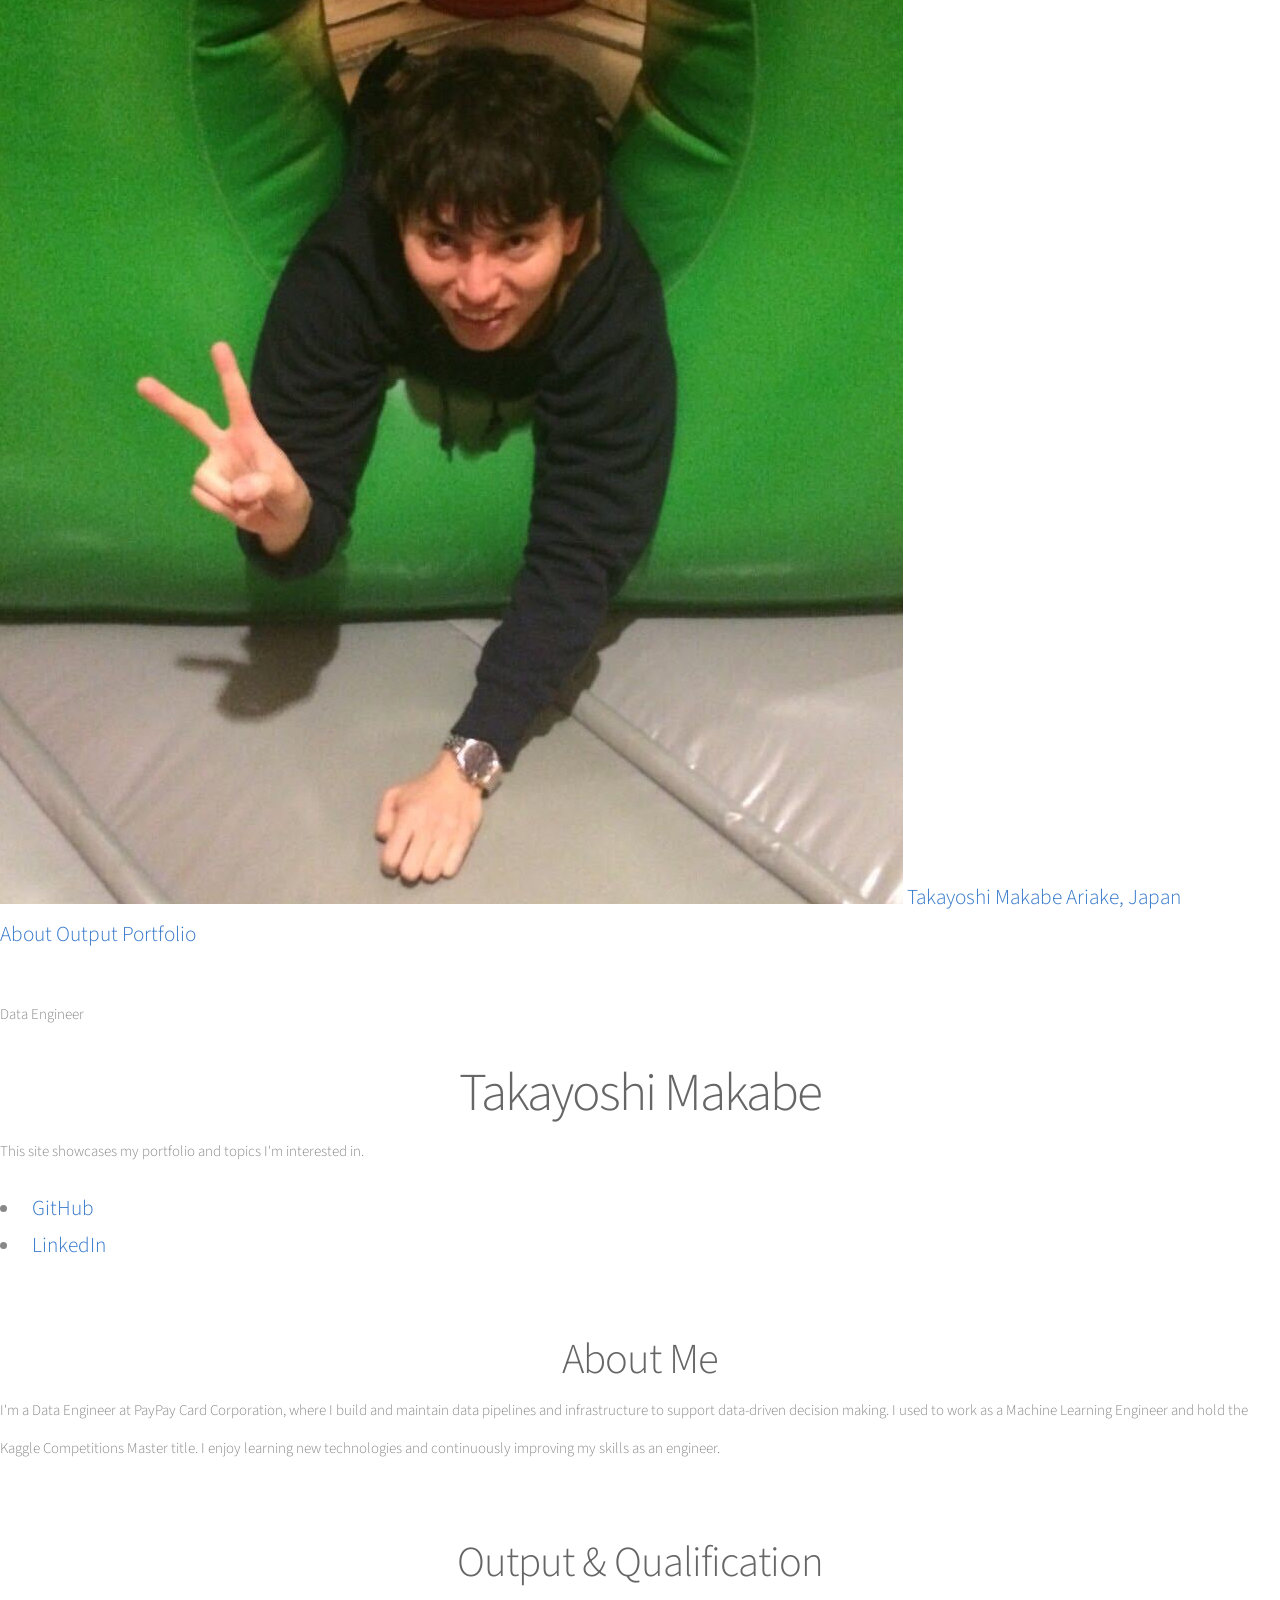
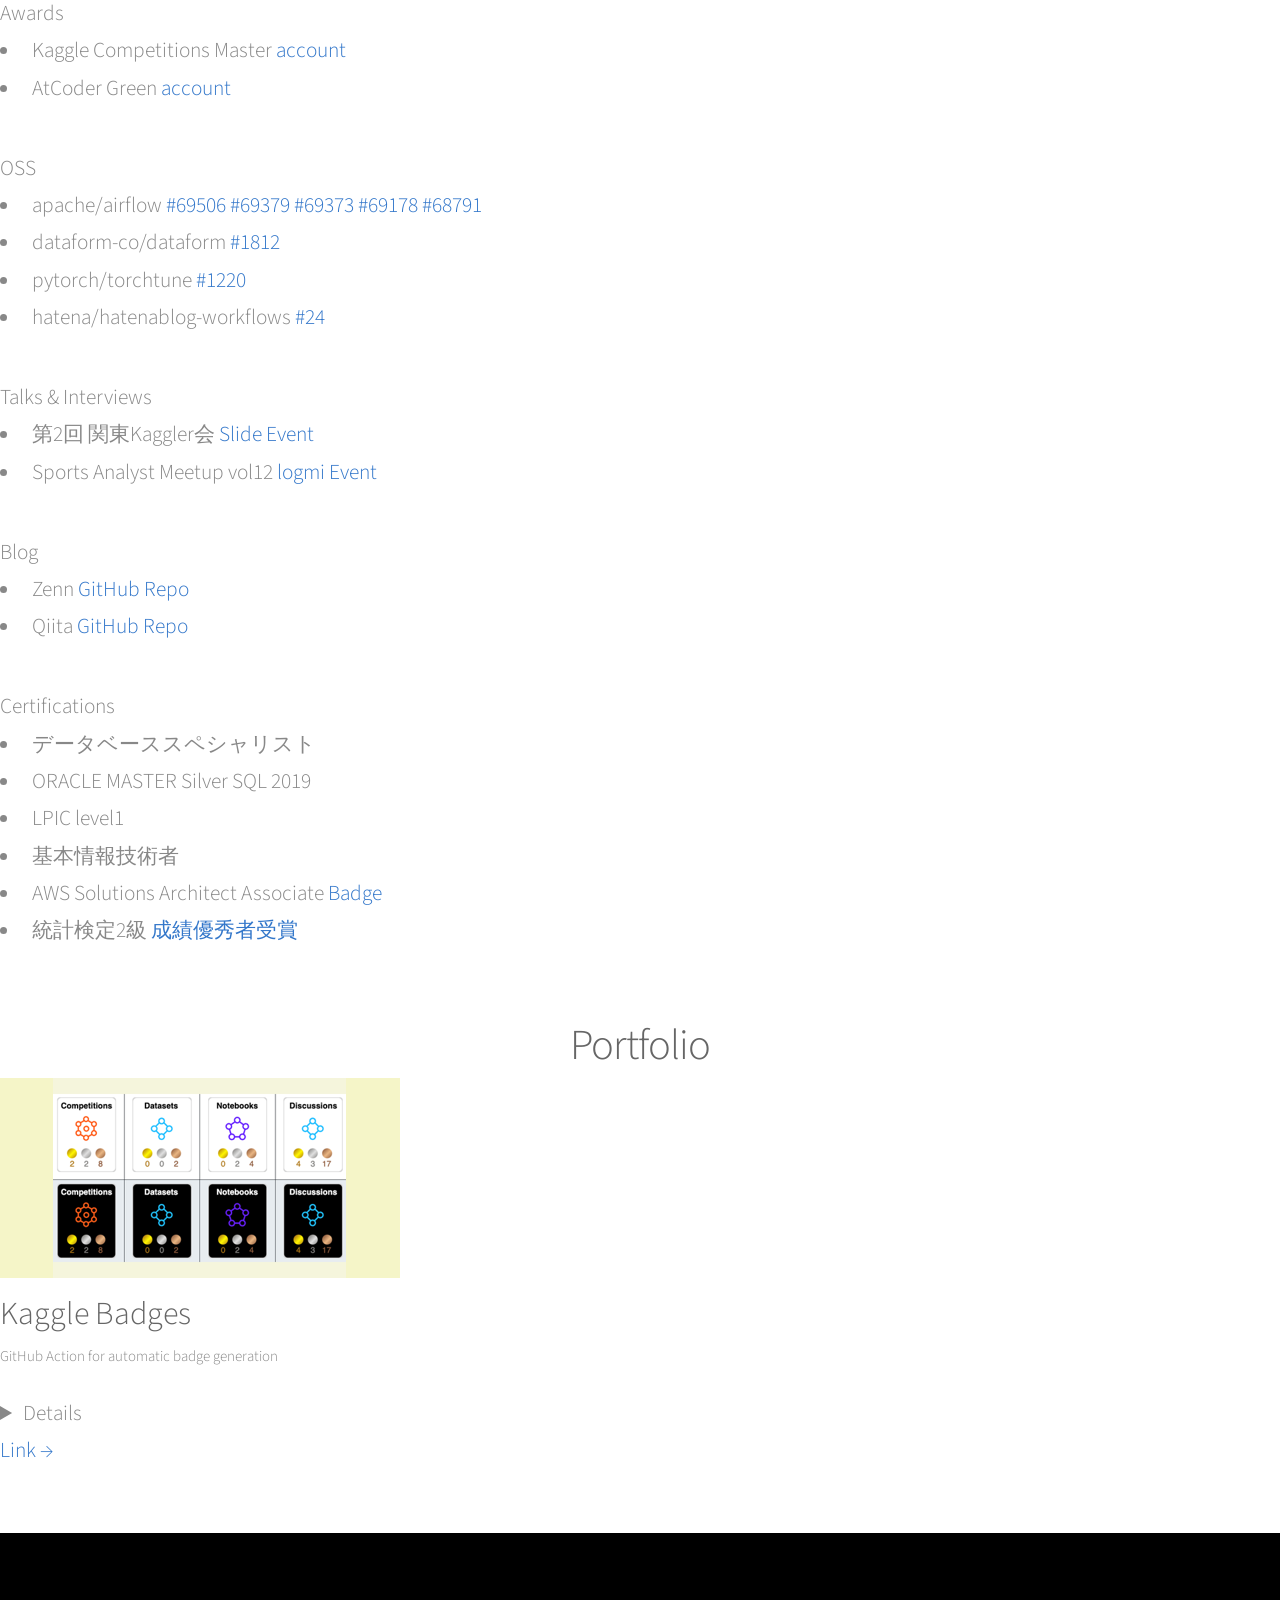
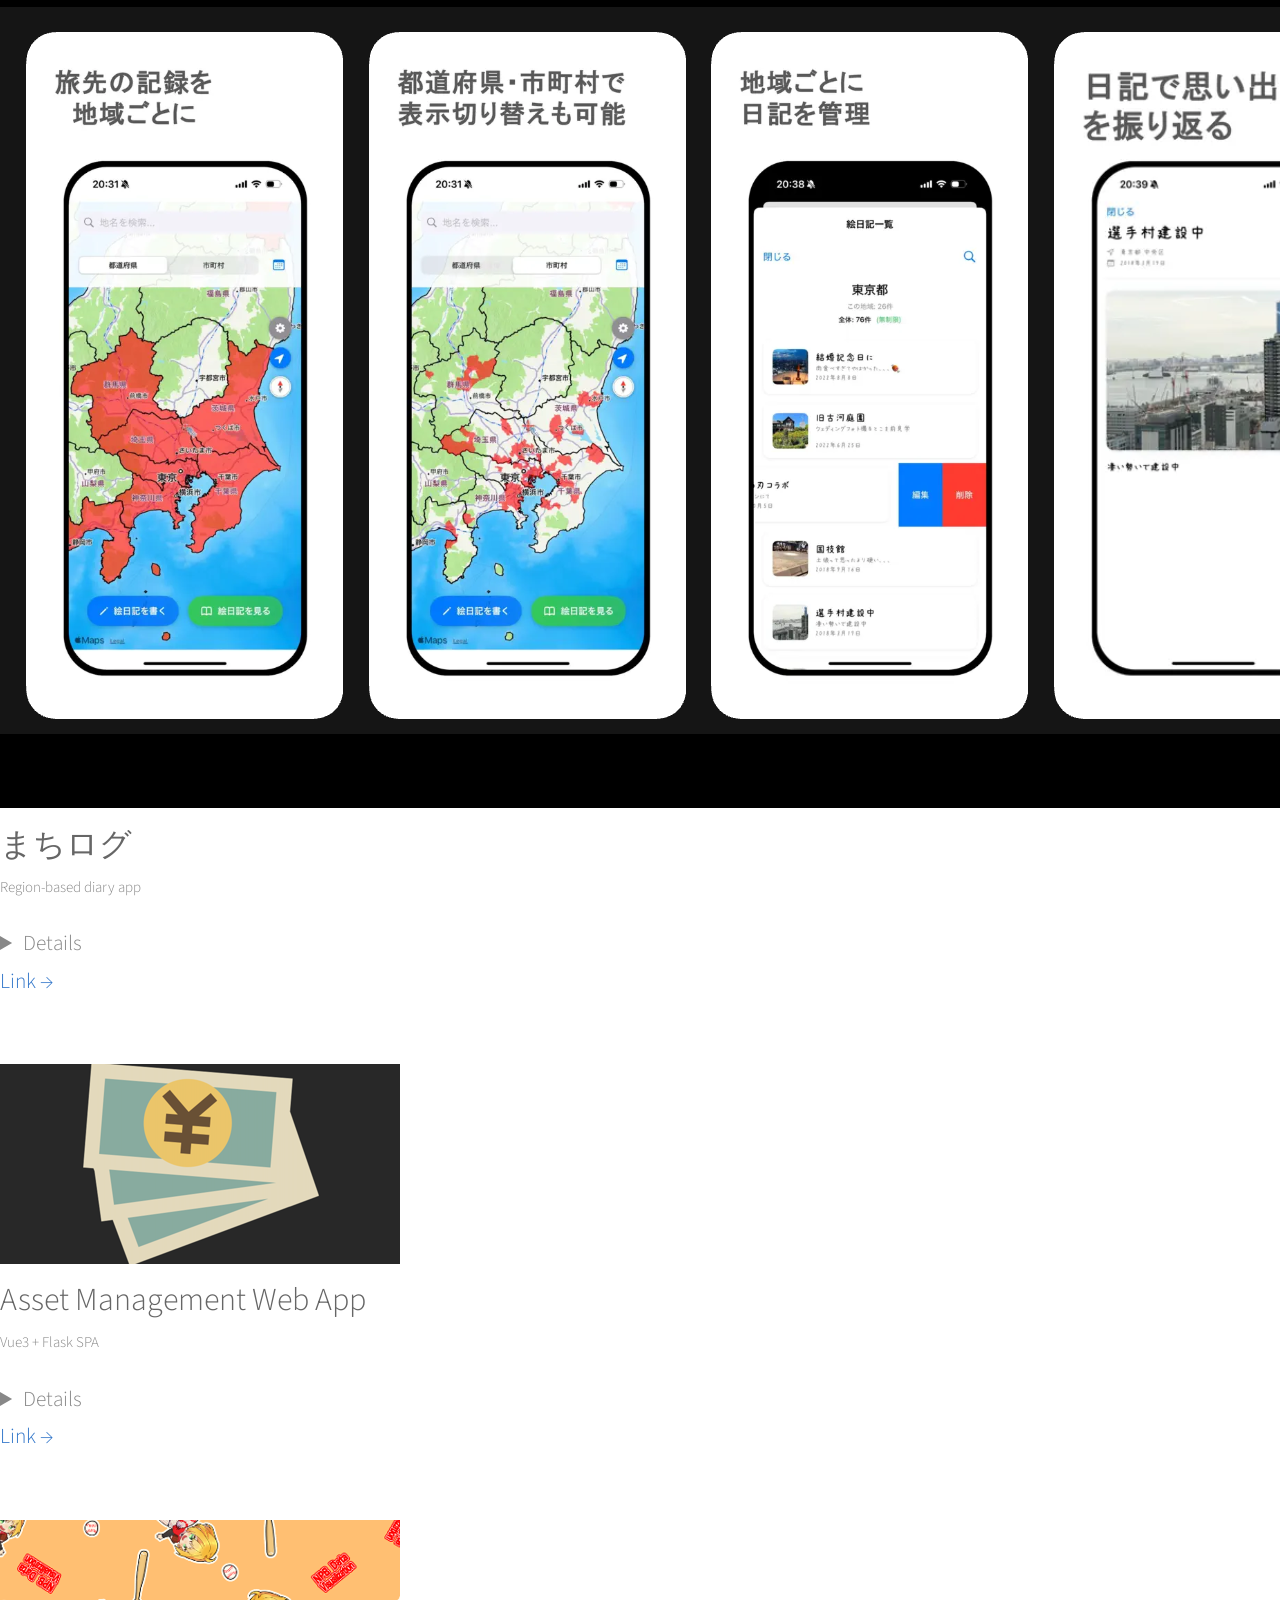
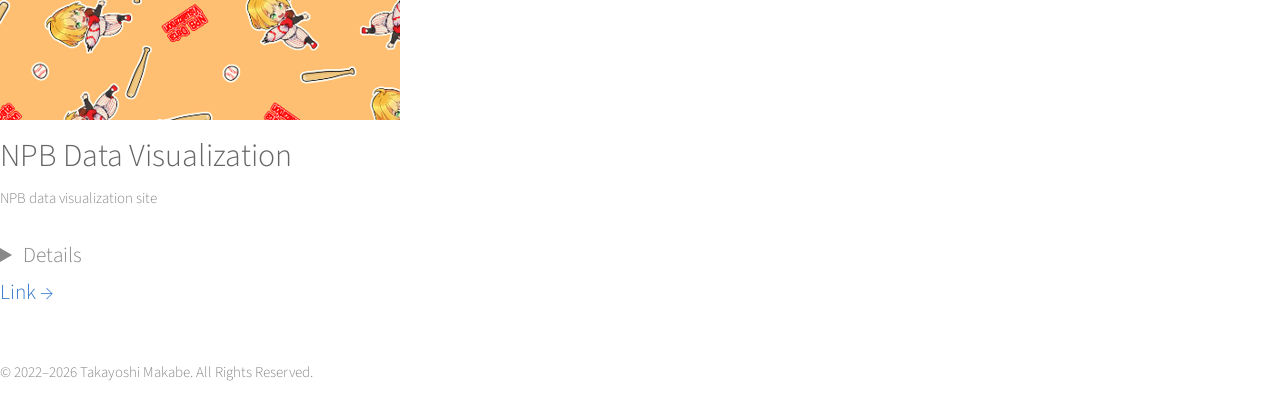
<file: index.html>
<!DOCTYPE html>
<html lang="en">
  <head>
    <meta charset="utf-8" />
    <meta name="viewport" content="width=device-width, initial-scale=1" />
    <title>Takayoshi Makabe</title>
    <meta name="description" content="Takayoshi Makabe's portfolio site, featuring my work as a Data Engineer, talks, writing, OSS contributions, and personal projects." />

    <link rel="shortcut icon" href="assets/images/favicon.ico" type="image/png" />
    <link rel="apple-touch-icon" href="assets/images/favicon.png" sizes="180x180" />
    <link rel="icon" type="image/png" href="assets/images/favicon.png" sizes="192x192" />

    <link rel="stylesheet" href="assets/css/main.css" />

    <!-- Global site tag (gtag.js) - Google Analytics -->
    <script async src="https://www.googletagmanager.com/gtag/js?id=G-DQMJL9DJBH"></script>
    <script>
      window.dataLayer = window.dataLayer || [];
      function gtag() { dataLayer.push(arguments); }
      gtag("js", new Date());
      gtag("config", "G-NMP4JCWXZ6");
      gtag("config", "UA-209033587-1");
    </script>
  </head>

  <body>
    <header class="site-header">
      <div class="site-header__inner">
        <a class="brand" href="#top">
          <img class="brand__avatar" src="assets/images/index/profile.jpg" alt="" />
          <span class="brand__text">
            <span class="brand__name">Takayoshi Makabe</span>
            <span class="brand__loc">Ariake, Japan</span>
          </span>
        </a>

        <nav class="nav" aria-label="In-page navigation">
          <a href="#about">About</a>
          <a href="#output">Output</a>
          <a href="#portfolio">Portfolio</a>
        </nav>
      </div>
    </header>

    <main>
      <!-- Hero -->
      <section id="top" class="hero">
        <div class="wrap">
          <p class="hero__eyebrow">Data Engineer</p>
          <h1 class="hero__title">Takayoshi Makabe</h1>
          <p class="hero__lead">
            This site showcases my portfolio and topics I'm interested in.
          </p>
          <ul class="social" aria-label="Social links">
            <li><a href="https://github.com/takayoshi-makabe" target="_blank" rel="noopener">GitHub</a></li>
            <li><a href="https://www.linkedin.com/in/takayoshi-makabe-00376718b/" target="_blank" rel="noopener">LinkedIn</a></li>
          </ul>
        </div>
      </section>

      <!-- About -->
      <section id="about" class="section">
        <div class="wrap">
          <h2 class="section__title">About Me</h2>
          <p class="about__text">
            I'm a Data Engineer at PayPay Card Corporation, where I build and maintain data pipelines and
            infrastructure to support data-driven decision making. I used to work as a Machine Learning Engineer
            and hold the Kaggle Competitions Master title. I enjoy learning new technologies and continuously
            improving my skills as an engineer.
          </p>
        </div>
      </section>

      <!-- Output & Qualification -->
      <section id="output" class="section section--muted">
        <div class="wrap">
          <h2 class="section__title">Output &amp; Qualification</h2>

          <dl class="records">
            <dt>Awards</dt>
            <dd>
              <ul>
                <li>
                  <span class="records__label">Kaggle Competitions Master</span>
                  <a href="https://www.kaggle.com/spidermandance" target="_blank" rel="noopener">account</a>
                </li>
                <li>
                  <span class="records__label">AtCoder Green</span>
                  <a href="https://atcoder.jp/users/Spiderman_" target="_blank" rel="noopener">account</a>
                </li>
              </ul>
            </dd>

            <dt>OSS</dt>
            <dd>
              <ul class="records__list--flow">
                <li>
                  <span class="records__label">apache/airflow</span>
                  <a href="https://github.com/apache/airflow/pull/69506" target="_blank" rel="noopener">#69506</a>
                  <a href="https://github.com/apache/airflow/pull/69379" target="_blank" rel="noopener">#69379</a>
                  <a href="https://github.com/apache/airflow/pull/69373" target="_blank" rel="noopener">#69373</a>
                  <a href="https://github.com/apache/airflow/pull/69178" target="_blank" rel="noopener">#69178</a>
                  <a href="https://github.com/apache/airflow/pull/68791" target="_blank" rel="noopener">#68791</a>
                </li>
                <li>
                  <span class="records__label">dataform-co/dataform</span>
                  <a href="https://github.com/dataform-co/dataform/pull/1812" target="_blank" rel="noopener">#1812</a>
                </li>
                <li>
                  <span class="records__label">pytorch/torchtune</span>
                  <a href="https://github.com/pytorch/torchtune/pull/1220" target="_blank" rel="noopener">#1220</a>
                </li>
                <li>
                  <span class="records__label">hatena/hatenablog-workflows</span>
                  <a href="https://github.com/hatena/hatenablog-workflows/pull/24" target="_blank" rel="noopener">#24</a>
                </li>
              </ul>
            </dd>

            <dt>Talks &amp; Interviews</dt>
            <dd>
              <ul>
                <li>
                  <span class="records__label">第2回 関東Kaggler会</span>
                  <a href="https://speakerdeck.com/takayoshimakabe/di-2hui-guan-dong-kagglerhui-lt" target="_blank" rel="noopener">Slide</a>
                  <a href="https://connpass.com/event/321748/" target="_blank" rel="noopener">Event</a>
                </li>
                <li>
                  <span class="records__label">Sports Analyst Meetup vol12</span>
                  <a href="https://logmi.jp/tech/articles/326120" target="_blank" rel="noopener">logmi</a>
                  <a href="https://spoana.connpass.com/" target="_blank" rel="noopener">Event</a>
                </li>
              </ul>
            </dd>

            <dt>Blog</dt>
            <dd>
              <ul>
                <li>
                  <span class="records__label">Zenn</span>
                  <a href="https://github.com/takayoshi-makabe/blog-zenn" target="_blank" rel="noopener">GitHub Repo</a>
                </li>
                <li>
                  <span class="records__label">Qiita</span>
                  <a href="https://github.com/takayoshi-makabe/blog-qiita" target="_blank" rel="noopener">GitHub Repo</a>
                </li>
              </ul>
            </dd>

            <dt>Certifications</dt>
            <dd>
              <ul class="records__list--plain">
                <li>データベーススペシャリスト</li>
                <li>ORACLE MASTER Silver SQL 2019</li>
                <li>LPIC level1</li>
                <li>基本情報技術者</li>
                <li>
                  <span class="records__label">AWS Solutions Architect Associate</span>
                  <a href="https://www.credly.com/badges/d0a9f59f-829b-4f4a-b6e8-b9941fa9c567/public_url" target="_blank" rel="noopener">Badge</a>
                </li>
                <li>
                  <span class="records__label">統計検定2級</span>
                  <a href="https://www.toukei-kentei.jp/koe/koe-7335/" target="_blank" rel="noopener">成績優秀者受賞</a>
                </li>
              </ul>
            </dd>
          </dl>
        </div>
      </section>

      <!-- Portfolio -->
      <section id="portfolio" class="section">
        <div class="wrap">
          <h2 class="section__title">Portfolio</h2>

          <div class="portfolio-grid">
            <article class="project">
              <img class="project__image" src="assets/images/portfolio/portfolio10.png" alt="Kaggle Badges" loading="lazy" />
              <div class="project__body">
                <h3 class="project__title">Kaggle Badges</h3>
                <p class="project__subtitle">GitHub Action for automatic badge generation</p>
                <details class="project__details">
                  <summary>Details</summary>
                  <p>A GitHub Action that automatically generates badges based on Kaggle medal counts and rankings, published on the Marketplace.</p>
                </details>
                <a class="project__link" href="https://github.com/marketplace/actions/kaggle-badges" target="_blank" rel="noopener">Link →</a>
              </div>
            </article>

            <article class="project">
              <img class="project__image" src="assets/images/portfolio/portfolio11.png" alt="まちログ" loading="lazy" />
              <div class="project__body">
                <h3 class="project__title">まちログ</h3>
                <p class="project__subtitle">Region-based diary app</p>
                <details class="project__details">
                  <summary>Details</summary>
                  <p>Create and manage illustrated diaries by prefecture and municipality. The goal: conquer all 47 prefectures!</p>
                </details>
                <a class="project__link" href="https://apps.apple.com/jp/app/まちログ/id6752947243" target="_blank" rel="noopener">Link →</a>
              </div>
            </article>

            <article class="project">
              <img class="project__image" src="assets/images/portfolio/portfolio00.png" alt="Asset Management Web App" loading="lazy" />
              <div class="project__body">
                <h3 class="project__title">Asset Management Web App</h3>
                <p class="project__subtitle">Vue3 + Flask SPA</p>
                <details class="project__details">
                  <summary>Details</summary>
                  <p>An app for simulating asset value and dividends, built with Vue3 (Vuetify3), Firebase Hosting, Flask, Cloud Run, dbt, and more.</p>
                </details>
                <a class="project__link" href="https://okane-no-keisan.com/" target="_blank" rel="noopener">Link →</a>
              </div>
            </article>

            <article class="project">
              <img class="project__image" src="assets/images/portfolio/portfolio08.png" alt="NPB Data Visualization" loading="lazy" />
              <div class="project__body">
                <h3 class="project__title">NPB Data Visualization</h3>
                <p class="project__subtitle">NPB data visualization site</p>
                <details class="project__details">
                  <summary>Details</summary>
                  <p>A website that visualizes individual and team stats for all 12 NPB teams, with data available from 2021 to the present.</p>
                </details>
                <a class="project__link" href="https://npb-visualization.com/" target="_blank" rel="noopener">Link →</a>
              </div>
            </article>
          </div>
        </div>
      </section>
    </main>

    <footer class="site-footer">
      <p>&copy; 2022–2026 Takayoshi Makabe. All Rights Reserved.</p>
    </footer>

    <script src="assets/js/main.js"></script>
  </body>
</html>
</file>
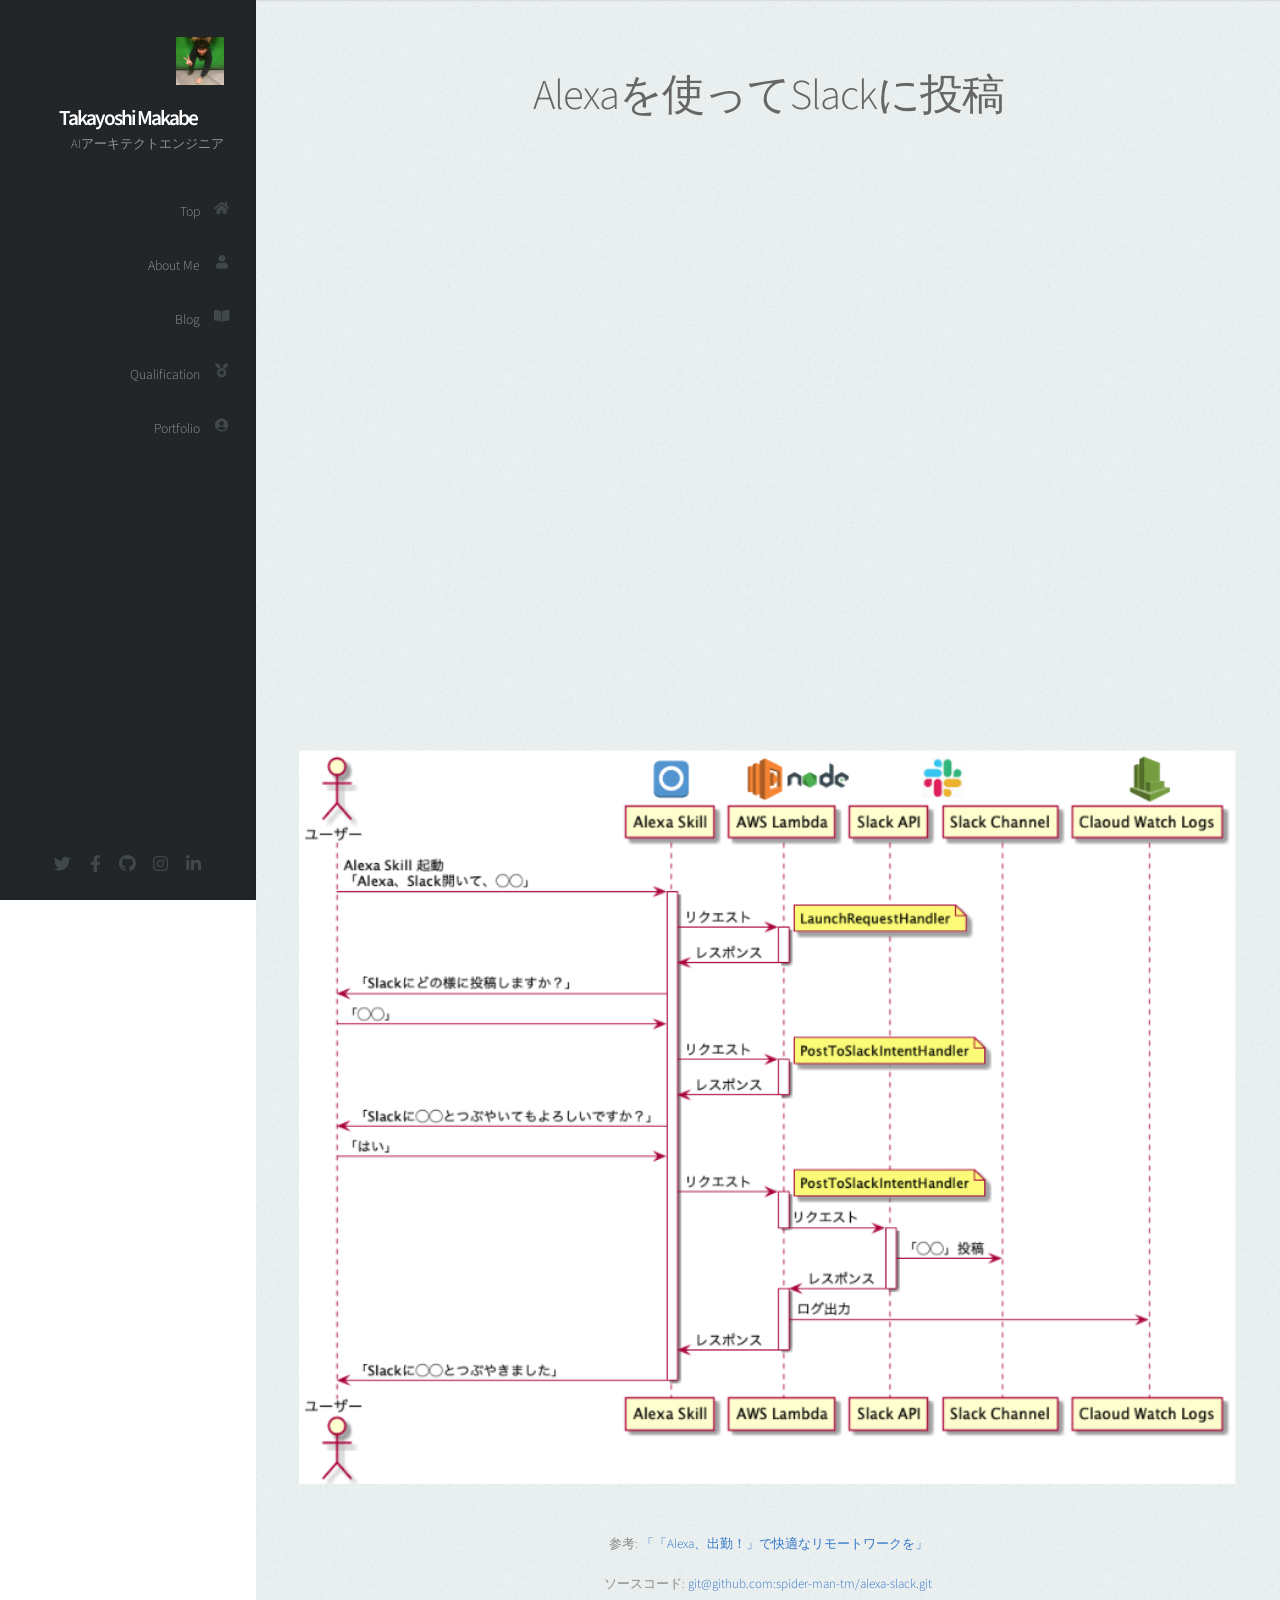
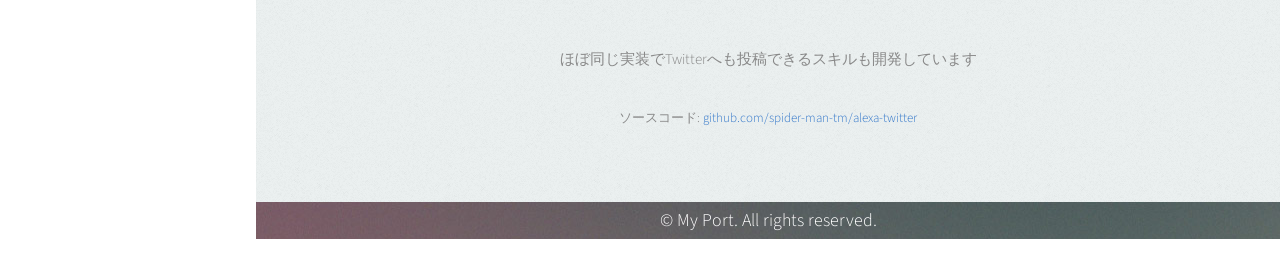
<file: alexa-slack.html>
<!DOCTYPE HTML>
<html>

<head>
  <title>My Port</title>
  <meta charset="utf-8" />
  <meta name="viewport" content="width=device-width, initial-scale=1, user-scalable=no" />
  <link rel="icon" type="image/x-icon" href="images/index/favicon.png" />
  <link rel="stylesheet" href="assets/css/main.css" />
</head>

<body class="is-preload">

  <!-- Header -->
  <div id="header">

    <div class="top">

      <!-- Logo -->
      <div id="logo">
        <span class="image avatar48"><img src="images/index/profile.jpg" alt="" /></span>
        <h1 id="title">Takayoshi Makabe</h1>
        <p>AIアーキテクトエンジニア</p>
      </div>

      <!-- Nav -->
      <nav id="nav">
        <ul>
          <li><a href="index.html#top" id="top-link"><span class="icon solid fa-home">Top</span></a></li>
          <li><a href="index.html#about" id="about-link"><span class="icon solid fa-user">About Me</span></a></li>
          <li><a href="index.html#blog" id="blog-link"><span class="icon solid fa-book-open">Blog</span></a></li>
          <li><a href="index.html#qualification" id="qualification-link"><span
                class="icon solid fa-medal">Qualification</span></a></li>
          <li><a href="index.html#portfolio" id="portfolio-link"><span
                class="icon solid fa-user-circle">Portfolio</span></a></li>
        </ul>
      </nav>

    </div>

    <div class="bottom">

      <!-- Social Icons -->
      <ul class="icons">
        <li><a href="https://twitter.com/Takayoshi_ma" class="icon brands fa-twitter" target="_blank"><span
              class="label">Twitter</span></a></li>
        <li><a href="https://www.facebook.com/takayoshi.makabe" class="icon brands fa-facebook-f" target="_blank"><span
              class="label">Facebook</span></a></li>
        <li><a href="https://github.com/spider-man-tm" class="icon brands fa-github" target="_blank"><span
              class="label">Github</span></a></li>
        <li><a href="https://www.instagram.com/takayoshi.makabe/" class="icon brands fa-instagram" target="_blank"><span
              class="label">Instagram</span></a></li>
        <li><a href="https://www.linkedin.com/in/takayoshi-makabe-00376718b/" class="icon brands fa-linkedin-in"
            target="_blank"><span class="label">LinkedIn</span></a></li>
      </ul>

    </div>

  </div>

  <!-- Main -->
  <div id="main">
    <!-- About Me -->
    <section id="about" class="three">
      <div class="container">

        <header>
          <h2><strong>Alexaを使ってSlackに投稿</strong></h2>
        </header>
        <div class="youtube">
          <iframe width="560" height="315" src="https://www.youtube.com/embed/XTjN8pIvklc" frameborder="0"
            allow="accelerometer; autoplay; clipboard-write; encrypted-media; gyroscope; picture-in-picture"
            allowfullscreen></iframe>
        </div>

        <br />
        <div class="image fit">
          <img src="images/alexa-slack/system.png" alt="sequence" >
        </div>
        <br />
        <font size="2">参考:<a href="https://qiita.com/Takayoshi_Makabe/items/8278aedb80014c2da04e" target="_blank">
            「「Alexa、出勤！」で快適なリモートワークを」
          </a></font>
        <br />
        <font size="2">ソースコード:<a href="https://github.com/spider-man-tm/alexa-slack" target="_blank">
            git@github.com:spider-man-tm/alexa-slack.git
          </a></font>
        <br /><br />
        <p>ほぼ同じ実装でTwitterへも投稿できるスキルも開発しています</p>
        <font size="2">ソースコード:<a href="https://github.com/spider-man-tm/alexa-twitter" target="_blank">
            github.com/spider-man-tm/alexa-twitter
          </a></font>
      </div>
    </section>

    <!-- Footer -->
    <div id="footer">
      <p>&copy; My Port. All rights reserved.</p>
    </div>

    <!-- Scripts -->
    <script src="assets/js/jquery.min.js"></script>
    <script src="assets/js/jquery.scrolly.min.js"></script>
    <script src="assets/js/jquery.scrollex.min.js"></script>
    <script src="assets/js/browser.min.js"></script>
    <script src="assets/js/breakpoints.min.js"></script>
    <script src="assets/js/util.js"></script>
    <script src="assets/js/main.js"></script>

</body>

</html>
</file>
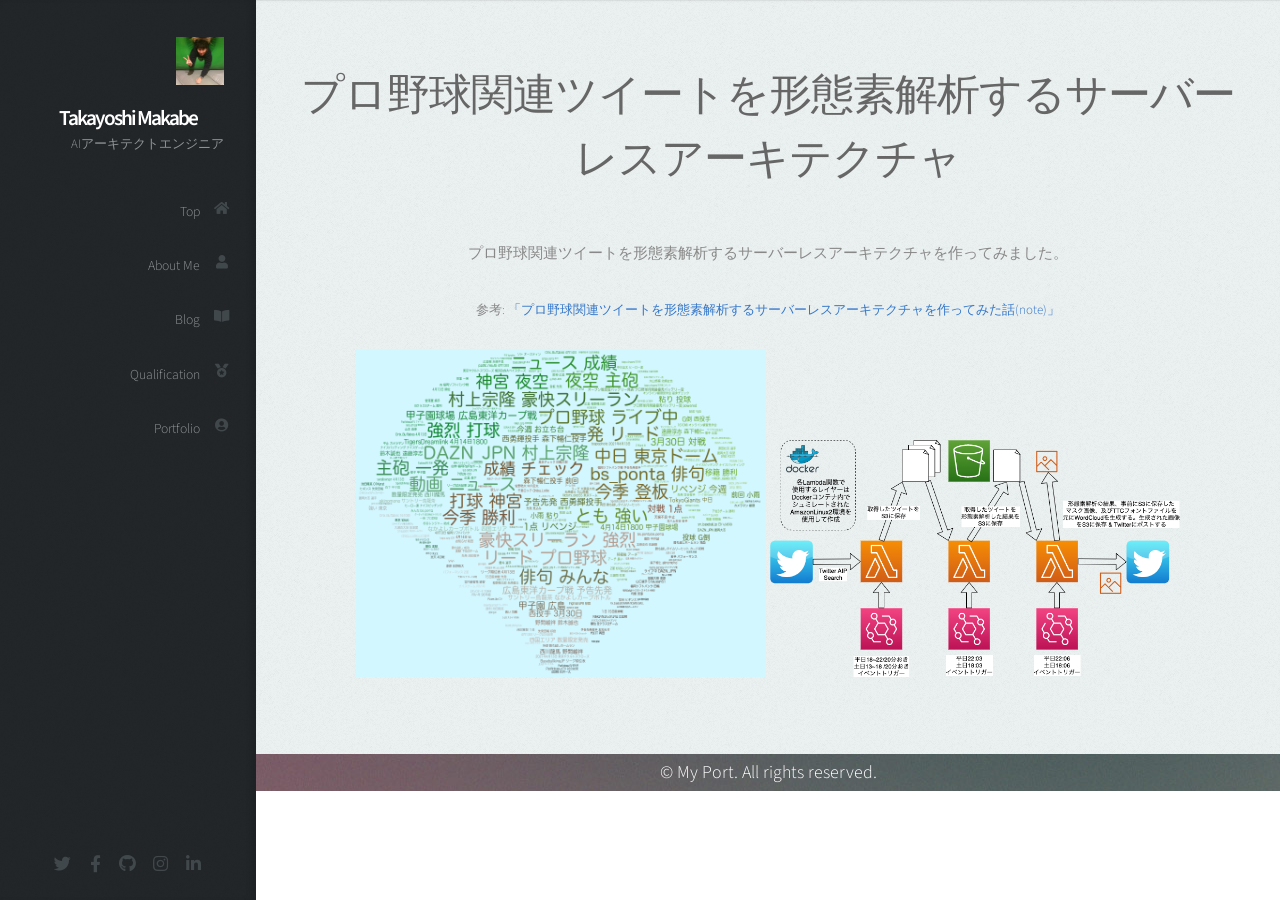
<file: baseball-twitter-bot.html>
<!DOCTYPE HTML>
<html>

<head>
  <title>My Port</title>
  <meta charset="utf-8" />
  <meta name="viewport" content="width=device-width, initial-scale=1, user-scalable=no" />
  <link rel="icon" type="image/x-icon" href="images/index/favicon.png" />
  <link rel="stylesheet" href="assets/css/main.css" />
</head>

<body class="is-preload">

  <!-- Header -->
  <div id="header">

    <div class="top">

      <!-- Logo -->
      <div id="logo">
        <span class="image avatar48"><img src="images/index/profile.jpg" alt="" /></span>
        <h1 id="title">Takayoshi Makabe</h1>
        <p>AIアーキテクトエンジニア</p>
      </div>

      <!-- Nav -->
      <nav id="nav">
        <ul>
          <li><a href="index.html#top" id="top-link"><span class="icon solid fa-home">Top</span></a></li>
          <li><a href="index.html#about" id="about-link"><span class="icon solid fa-user">About Me</span></a></li>
          <li><a href="index.html#blog" id="blog-link"><span class="icon solid fa-book-open">Blog</span></a></li>
          <li><a href="index.html#qualification" id="qualification-link"><span
                class="icon solid fa-medal">Qualification</span></a></li>
          <li><a href="index.html#portfolio" id="portfolio-link"><span
                class="icon solid fa-user-circle">Portfolio</span></a></li>
        </ul>
      </nav>

    </div>

    <div class="bottom">

      <!-- Social Icons -->
      <ul class="icons">
        <li><a href="https://twitter.com/Takayoshi_ma" class="icon brands fa-twitter" target="_blank"><span
              class="label">Twitter</span></a></li>
        <li><a href="https://www.facebook.com/takayoshi.makabe" class="icon brands fa-facebook-f" target="_blank"><span
              class="label">Facebook</span></a></li>
        <li><a href="https://github.com/spider-man-tm" class="icon brands fa-github" target="_blank"><span
              class="label">Github</span></a></li>
        <li><a href="https://www.instagram.com/takayoshi.makabe/" class="icon brands fa-instagram" target="_blank"><span
              class="label">Instagram</span></a></li>
        <li><a href="https://www.linkedin.com/in/takayoshi-makabe-00376718b/" class="icon brands fa-linkedin-in"
            target="_blank"><span class="label">LinkedIn</span></a></li>
      </ul>

    </div>

  </div>

  <!-- Main -->
  <div id="main">
    <!-- About Me -->
    <section id="about" class="three">
      <div class="container">

        <header>
          <h2><strong>プロ野球関連ツイートを形態素解析するサーバーレスアーキテクチャ</strong></h2>
        </header>

        <p>プロ野球関連ツイートを形態素解析するサーバーレスアーキテクチャを作ってみました。</p>
        <p>
          <font size="2">参考:<a href="https://note.com/spider_man_x/n/n3055ead66f2d" target="_blank">
              「プロ野球関連ツイートを形態素解析するサーバーレスアーキテクチャを作ってみた話(note)」
            </a></font>
        </p>
      </div>
      <img src="images/baseball-twitter-bot/image.png" width=40% height=40% alt="" />
      <img src="images/baseball-twitter-bot/architect.png" width=40% height=40% alt="" />
    </section>

    <!-- Footer -->
    <div id="footer">
      <p>&copy; My Port. All rights reserved.</p>
    </div>

    <!-- Scripts -->
    <script src="assets/js/jquery.min.js"></script>
    <script src="assets/js/jquery.scrolly.min.js"></script>
    <script src="assets/js/jquery.scrollex.min.js"></script>
    <script src="assets/js/browser.min.js"></script>
    <script src="assets/js/breakpoints.min.js"></script>
    <script src="assets/js/util.js"></script>
    <script src="assets/js/main.js"></script>

</body>

</html>
</file>
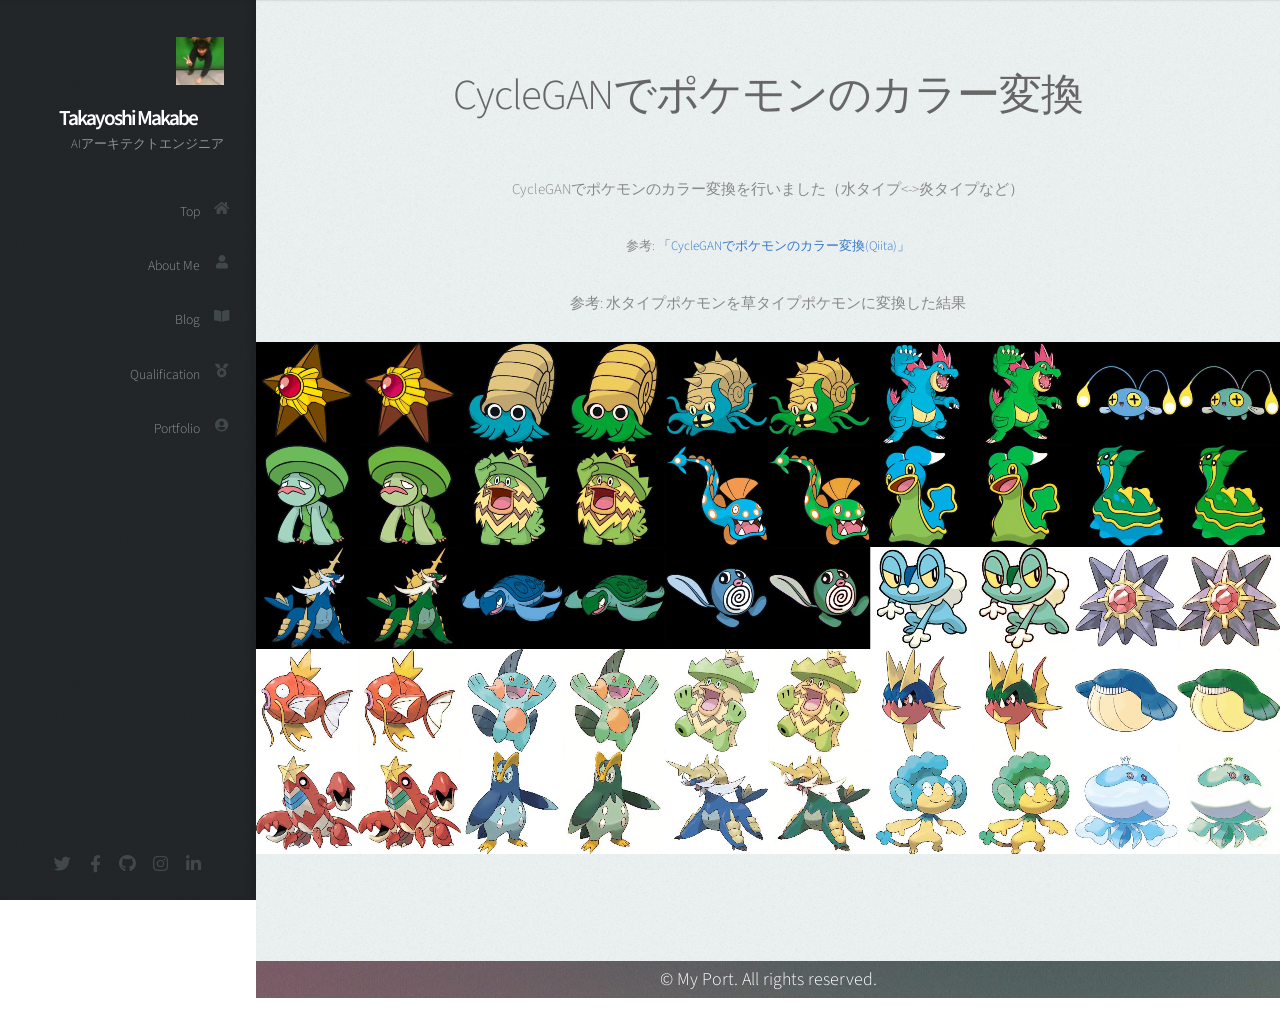
<file: cyclegan_pokemon.html>
<!DOCTYPE HTML>
<html>

<head>
  <title>My Port</title>
  <meta charset="utf-8" />
  <meta name="viewport" content="width=device-width, initial-scale=1, user-scalable=no" />
  <link rel="icon" type="image/x-icon" href="images/index/favicon.png" />
  <link rel="stylesheet" href="assets/css/main.css" />
</head>

<body class="is-preload">

  <!-- Header -->
  <div id="header">

    <div class="top">

      <!-- Logo -->
      <div id="logo">
        <span class="image avatar48"><img src="images/index/profile.jpg" alt="" /></span>
        <h1 id="title">Takayoshi Makabe</h1>
        <p>AIアーキテクトエンジニア</p>
      </div>

      <!-- Nav -->
      <nav id="nav">
        <ul>
          <li><a href="index.html#top" id="top-link"><span class="icon solid fa-home">Top</span></a></li>
          <li><a href="index.html#about" id="about-link"><span class="icon solid fa-user">About Me</span></a></li>
          <li><a href="index.html#blog" id="blog-link"><span class="icon solid fa-book-open">Blog</span></a></li>
          <li><a href="index.html#qualification" id="qualification-link"><span
                class="icon solid fa-medal">Qualification</span></a></li>
          <li><a href="index.html#portfolio" id="portfolio-link"><span
                class="icon solid fa-user-circle">Portfolio</span></a></li>
        </ul>
      </nav>

    </div>

    <div class="bottom">

      <!-- Social Icons -->
      <ul class="icons">
        <li><a href="https://twitter.com/Takayoshi_ma" class="icon brands fa-twitter" target="_blank"><span
              class="label">Twitter</span></a></li>
        <li><a href="https://www.facebook.com/takayoshi.makabe" class="icon brands fa-facebook-f" target="_blank"><span
              class="label">Facebook</span></a></li>
        <li><a href="https://github.com/spider-man-tm" class="icon brands fa-github" target="_blank"><span
              class="label">Github</span></a></li>
        <li><a href="https://www.instagram.com/takayoshi.makabe/" class="icon brands fa-instagram" target="_blank"><span
              class="label">Instagram</span></a></li>
        <li><a href="https://www.linkedin.com/in/takayoshi-makabe-00376718b/" class="icon brands fa-linkedin-in"
            target="_blank"><span class="label">LinkedIn</span></a></li>
      </ul>

    </div>

  </div>

  <!-- Main -->
  <div id="main">
    <!-- About Me -->
    <section id="about" class="three">
      <div class="container">

        <header>
          <h2><strong>CycleGANでポケモンのカラー変換</strong></h2>
        </header>

        <p>CycleGANでポケモンのカラー変換を行いました（水タイプ<->炎タイプなど）</p>
        <p>
          <font size="2">参考:<a href="https://qiita.com/Takayoshi_Makabe/items/2a9cc149091dff236fde" target="_blank">
              「CycleGANでポケモンのカラー変換(Qiita)」
            </a></font>
        </p>
      </div>
      <p>参考: 水タイプポケモンを草タイプポケモンに変換した結果</p>
      <img class="image featured" src="images/cyclegan_pokemon/water_to_grass.png" alt="" />
    </section>

    <!-- Footer -->
    <div id="footer">
      <p>&copy; My Port. All rights reserved.</p>
    </div>

    <!-- Scripts -->
    <script src="assets/js/jquery.min.js"></script>
    <script src="assets/js/jquery.scrolly.min.js"></script>
    <script src="assets/js/jquery.scrollex.min.js"></script>
    <script src="assets/js/browser.min.js"></script>
    <script src="assets/js/breakpoints.min.js"></script>
    <script src="assets/js/util.js"></script>
    <script src="assets/js/main.js"></script>

</body>

</html>
</file>
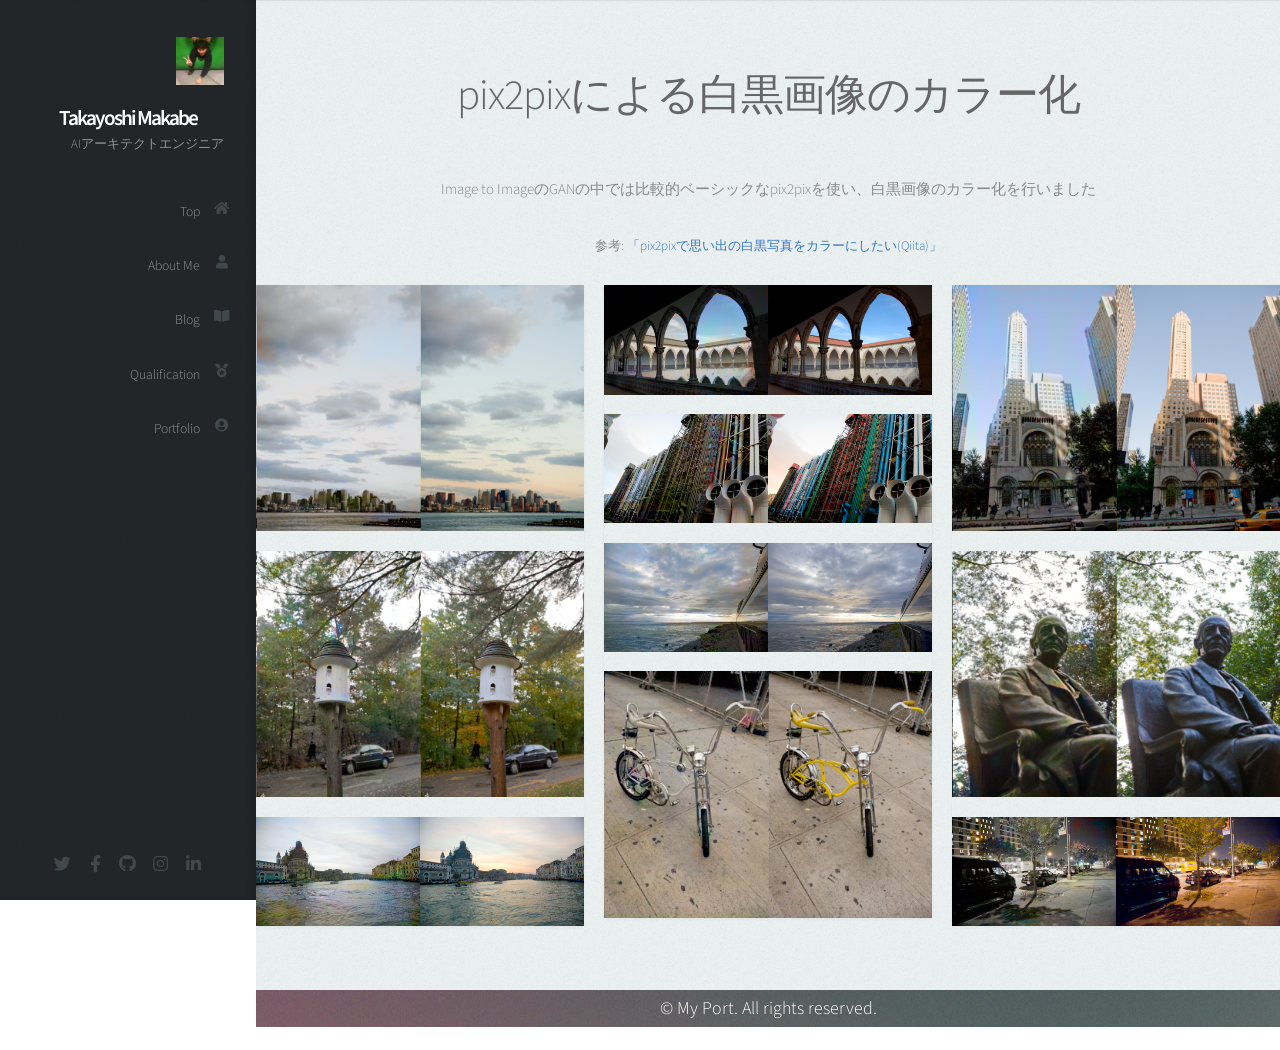
<file: gray_to_color.html>
<!DOCTYPE HTML>
<html>

<head>
  <title>My Port</title>
  <meta charset="utf-8" />
  <meta name="viewport" content="width=device-width, initial-scale=1, user-scalable=no" />
  <link rel="icon" type="image/x-icon" href="images/index/favicon.png" />
  <link rel="stylesheet" href="assets/css/main.css" />
</head>

<body class="is-preload">

  <!-- Header -->
  <div id="header">

    <div class="top">

      <!-- Logo -->
      <div id="logo">
        <span class="image avatar48"><img src="images/index/profile.jpg" alt="" /></span>
        <h1 id="title">Takayoshi Makabe</h1>
        <p>AIアーキテクトエンジニア</p>
      </div>

      <!-- Nav -->
      <nav id="nav">
        <ul>
          <li><a href="index.html#top" id="top-link"><span class="icon solid fa-home">Top</span></a></li>
          <li><a href="index.html#about" id="about-link"><span class="icon solid fa-user">About Me</span></a></li>
          <li><a href="index.html#blog" id="blog-link"><span class="icon solid fa-book-open">Blog</span></a></li>
          <li><a href="index.html#qualification" id="qualification-link"><span
                class="icon solid fa-medal">Qualification</span></a></li>
          <li><a href="index.html#portfolio" id="portfolio-link"><span
                class="icon solid fa-user-circle">Portfolio</span></a></li>
        </ul>
      </nav>

    </div>

    <div class="bottom">

      <!-- Social Icons -->
      <ul class="icons">
        <li><a href="https://twitter.com/Takayoshi_ma" class="icon brands fa-twitter" target="_blank"><span
              class="label">Twitter</span></a></li>
        <li><a href="https://www.facebook.com/takayoshi.makabe" class="icon brands fa-facebook-f" target="_blank"><span
              class="label">Facebook</span></a></li>
        <li><a href="https://github.com/spider-man-tm" class="icon brands fa-github" target="_blank"><span
              class="label">Github</span></a></li>
        <li><a href="https://www.instagram.com/takayoshi.makabe/" class="icon brands fa-instagram" target="_blank"><span
              class="label">Instagram</span></a></li>
        <li><a href="https://www.linkedin.com/in/takayoshi-makabe-00376718b/" class="icon brands fa-linkedin-in"
            target="_blank"><span class="label">LinkedIn</span></a></li>
      </ul>

    </div>

  </div>

  <!-- Main -->
  <div id="main">
    <!-- About Me -->
    <section id="about" class="three">
      <div class="container">

        <header>
          <h2><strong>pix2pixによる白黒画像のカラー化</strong></h2>
        </header>

        <p>Image to ImageのGANの中では比較的ベーシックなpix2pixを使い、白黒画像のカラー化を行いました</p>
        <p>
          <font size="2">参考:<a href="https://qiita.com/Takayoshi_Makabe/items/804a865c2607cdff0624" target="_blank">
              「pix2pixで思い出の白黒写真をカラーにしたい(Qiita)」
            </a></font>
        </p>
      </div>
      <div class="row">
        <div class="col-4 col-12-mobile">
          <article class="item">
            <div class="image fit"><img src="images/gray_to_color/01.jpg" alt="" /></div>
            <p></p>
            <div class="image fit"><img src="images/gray_to_color/02.jpg" alt="" /></div>
            <p></p>
            <div class="image fit"><img src="images/gray_to_color/03.jpg" alt="" /></div>
          </article>
        </div>
        <div class="col-4 col-12-mobile">
          <article class="item">
            <div class="image fit"><img src="images/gray_to_color/05.jpg" alt="" /></div>
            <p></p>
            <div class="image fit"><img src="images/gray_to_color/06.jpg" alt="" /></div>
            <p></p>
            <div class="image fit"><img src="images/gray_to_color/07.jpg" alt="" /></div>
            <p></p>
            <div class="image fit"><img src="images/gray_to_color/08.jpg" alt="" /></div>
          </article>
        </div>
        <div class="col-4 col-12-mobile">
          <article class="item">
            <div class="image fit"><img src="images/gray_to_color/09.jpg" alt="" /></div>
            <p></p>
            <div class="image fit"><img src="images/gray_to_color/10.jpg" alt="" /></div>
            <p></p>
            <div class="image fit"><img src="images/gray_to_color/12.jpg" alt="" /></div>
          </article>
        </div>
      </div>
    </section>

    <!-- Footer -->
    <div id="footer">
      <p>&copy; My Port. All rights reserved.</p>
    </div>

    <!-- Scripts -->
    <script src="assets/js/jquery.min.js"></script>
    <script src="assets/js/jquery.scrolly.min.js"></script>
    <script src="assets/js/jquery.scrollex.min.js"></script>
    <script src="assets/js/browser.min.js"></script>
    <script src="assets/js/breakpoints.min.js"></script>
    <script src="assets/js/util.js"></script>
    <script src="assets/js/main.js"></script>

</body>

</html>
</file>
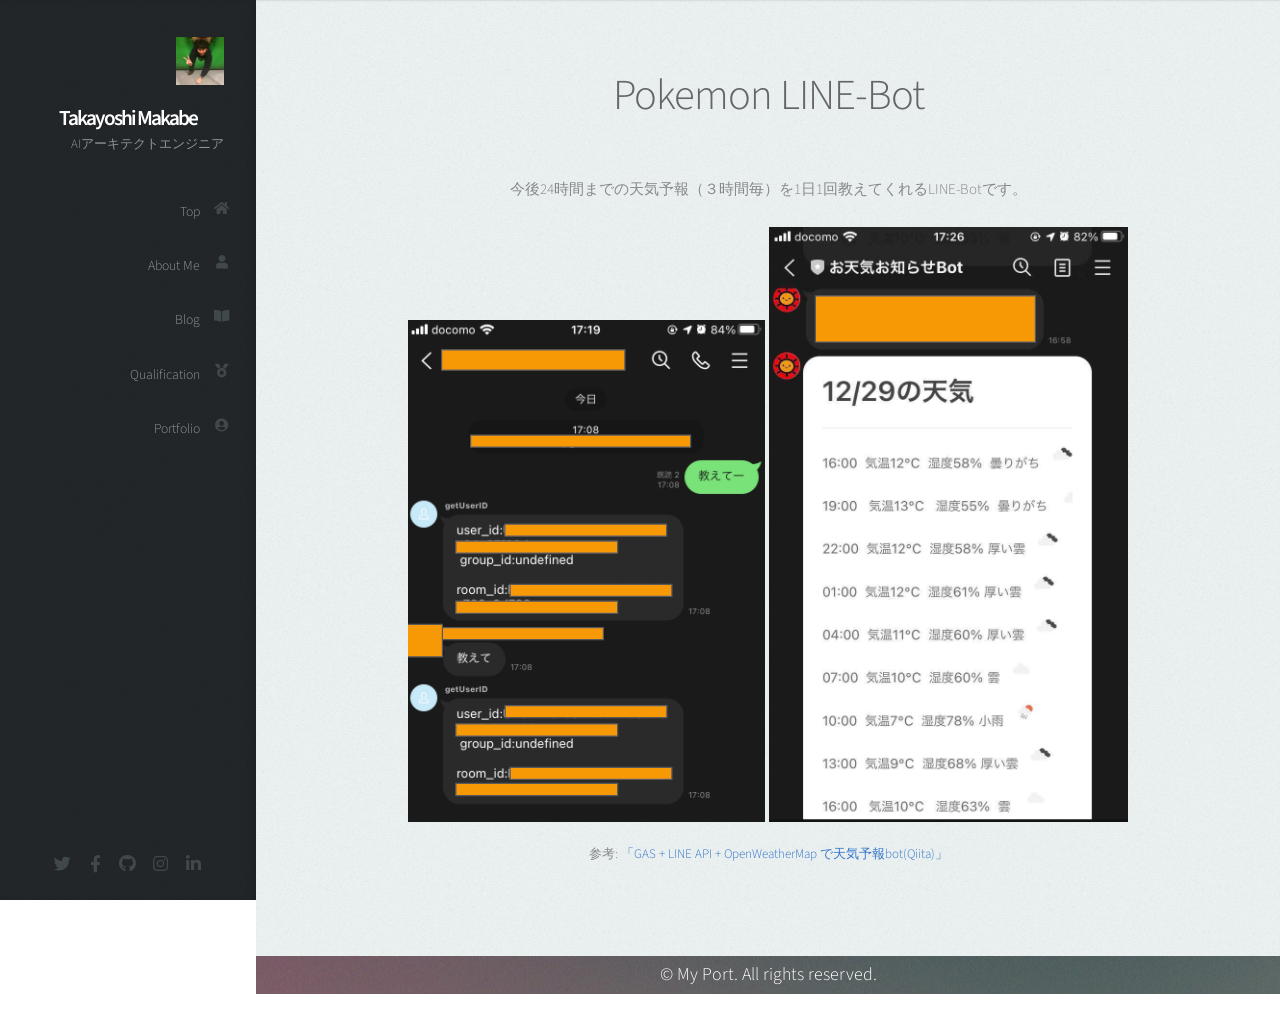
<file: line-bot-weather.html>
<!DOCTYPE HTML>
<html>

<head>
  <title>My Port</title>
  <meta charset="utf-8" />
  <meta name="viewport" content="width=device-width, initial-scale=1, user-scalable=no" />
  <link rel="icon" type="image/x-icon" href="images/index/favicon.png" />
  <link rel="stylesheet" href="assets/css/main.css" />
</head>

<body class="is-preload">

  <!-- Header -->
  <div id="header">

    <div class="top">

      <!-- Logo -->
      <div id="logo">
        <span class="image avatar48"><img src="images/index/profile.jpg" alt="" /></span>
        <h1 id="title">Takayoshi Makabe</h1>
        <p>AIアーキテクトエンジニア</p>
      </div>

      <!-- Nav -->
      <nav id="nav">
        <ul>
          <li><a href="index.html#top" id="top-link"><span class="icon solid fa-home">Top</span></a></li>
          <li><a href="index.html#about" id="about-link"><span class="icon solid fa-user">About Me</span></a></li>
          <li><a href="index.html#blog" id="blog-link"><span class="icon solid fa-book-open">Blog</span></a></li>
          <li><a href="index.html#qualification" id="qualification-link"><span
                class="icon solid fa-medal">Qualification</span></a></li>
          <li><a href="index.html#portfolio" id="portfolio-link"><span
                class="icon solid fa-user-circle">Portfolio</span></a></li>
        </ul>
      </nav>

    </div>

    <div class="bottom">

      <!-- Social Icons -->
      <ul class="icons">
        <li><a href="https://twitter.com/Takayoshi_ma" class="icon brands fa-twitter" target="_blank"><span
              class="label">Twitter</span></a></li>
        <li><a href="https://www.facebook.com/takayoshi.makabe" class="icon brands fa-facebook-f" target="_blank"><span
              class="label">Facebook</span></a></li>
        <li><a href="https://github.com/spider-man-tm" class="icon brands fa-github" target="_blank"><span
              class="label">Github</span></a></li>
        <li><a href="https://www.instagram.com/takayoshi.makabe/" class="icon brands fa-instagram" target="_blank"><span
              class="label">Instagram</span></a></li>
        <li><a href="https://www.linkedin.com/in/takayoshi-makabe-00376718b/" class="icon brands fa-linkedin-in"
            target="_blank"><span class="label">LinkedIn</span></a></li>
      </ul>

    </div>

  </div>

  <!-- Main -->
  <div id="main">
    <!-- About Me -->
    <section id="about" class="three">
      <div class="container">

        <header>
          <h2><strong>Pokemon LINE-Bot</strong></h2>
        </header>
        <p>今後24時間までの天気予報（３時間毎）を1日1回教えてくれるLINE-Botです。</p>
        <img src="images/line-bot-weather/get-userid.png" alt="" />
        <img src="images/line-bot-weather/weather-forecast-large.png" alt="" />
        <p>
          <font size="2">参考:<a href="https://qiita.com/Takayoshi_Makabe/items/3d1fc8d9b36457832df9" target="_blank">
              「GAS + LINE API + OpenWeatherMap で天気予報bot(Qiita)」
            </a></font>
        </p>
      </div>
    </section>

    <!-- Footer -->
    <div id="footer">
      <p>&copy; My Port. All rights reserved.</p>
    </div>

    <!-- Scripts -->
    <script src="assets/js/jquery.min.js"></script>
    <script src="assets/js/jquery.scrolly.min.js"></script>
    <script src="assets/js/jquery.scrollex.min.js"></script>
    <script src="assets/js/browser.min.js"></script>
    <script src="assets/js/breakpoints.min.js"></script>
    <script src="assets/js/util.js"></script>
    <script src="assets/js/main.js"></script>

</body>

</html>
</file>
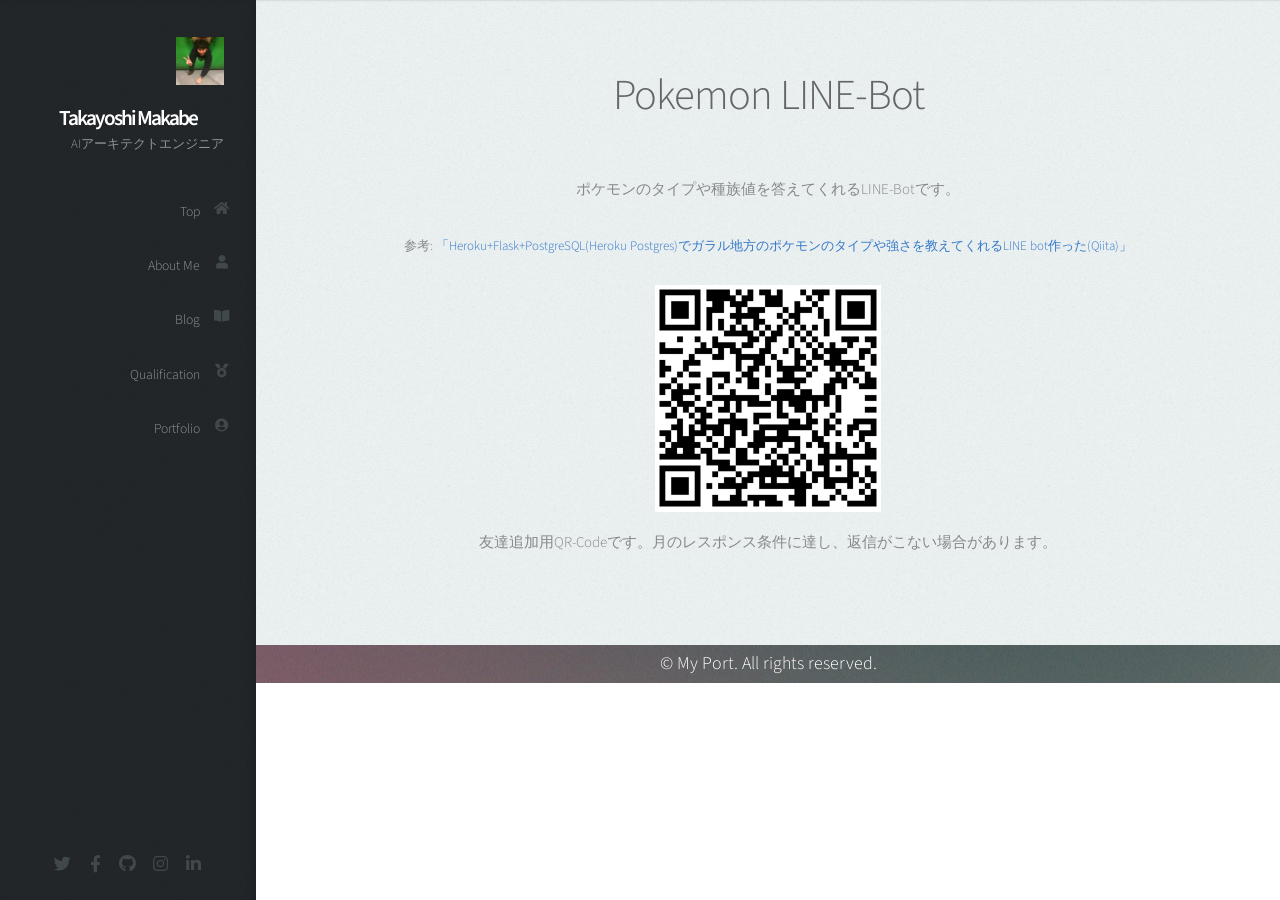
<file: line-bot.html>
<!DOCTYPE HTML>
<html>

<head>
  <title>My Port</title>
  <meta charset="utf-8" />
  <meta name="viewport" content="width=device-width, initial-scale=1, user-scalable=no" />
  <link rel="icon" type="image/x-icon" href="images/index/favicon.png" />
  <link rel="stylesheet" href="assets/css/main.css" />
</head>

<body class="is-preload">

  <!-- Header -->
  <div id="header">

    <div class="top">

      <!-- Logo -->
      <div id="logo">
        <span class="image avatar48"><img src="images/index/profile.jpg" alt="" /></span>
        <h1 id="title">Takayoshi Makabe</h1>
        <p>AIアーキテクトエンジニア</p>
      </div>

      <!-- Nav -->
      <nav id="nav">
        <ul>
          <li><a href="index.html#top" id="top-link"><span class="icon solid fa-home">Top</span></a></li>
          <li><a href="index.html#about" id="about-link"><span class="icon solid fa-user">About Me</span></a></li>
          <li><a href="index.html#blog" id="blog-link"><span class="icon solid fa-book-open">Blog</span></a></li>
          <li><a href="index.html#qualification" id="qualification-link"><span
                class="icon solid fa-medal">Qualification</span></a></li>
          <li><a href="index.html#portfolio" id="portfolio-link"><span
                class="icon solid fa-user-circle">Portfolio</span></a></li>
        </ul>
      </nav>

    </div>

    <div class="bottom">

      <!-- Social Icons -->
      <ul class="icons">
        <li><a href="https://twitter.com/Takayoshi_ma" class="icon brands fa-twitter" target="_blank"><span
              class="label">Twitter</span></a></li>
        <li><a href="https://www.facebook.com/takayoshi.makabe" class="icon brands fa-facebook-f" target="_blank"><span
              class="label">Facebook</span></a></li>
        <li><a href="https://github.com/spider-man-tm" class="icon brands fa-github" target="_blank"><span
              class="label">Github</span></a></li>
        <li><a href="https://www.instagram.com/takayoshi.makabe/" class="icon brands fa-instagram" target="_blank"><span
              class="label">Instagram</span></a></li>
        <li><a href="https://www.linkedin.com/in/takayoshi-makabe-00376718b/" class="icon brands fa-linkedin-in"
            target="_blank"><span class="label">LinkedIn</span></a></li>
      </ul>

    </div>

  </div>

  <!-- Main -->
  <div id="main">
    <!-- About Me -->
    <section id="about" class="three">
      <div class="container">

        <header>
          <h2><strong>Pokemon LINE-Bot</strong></h2>
        </header>
        <p>ポケモンのタイプや種族値を答えてくれるLINE-Botです。</p>
        <p>
          <font size="2">参考:<a href="https://qiita.com/Takayoshi_Makabe/items/e16947fb6be836da6fe7" target="_blank">
              「Heroku+Flask+PostgreSQL(Heroku Postgres)でガラル地方のポケモンのタイプや強さを教えてくれるLINE bot作った(Qiita)」
            </a></font>
        </p>
        <img src="images/line-bot_pokemon/qr-code.png" alt="qr-code" >
        <p>友達追加用QR-Codeです。月のレスポンス条件に達し、返信がこない場合があります。</p>
      </div>
    </section>

    <!-- Footer -->
    <div id="footer">
      <p>&copy; My Port. All rights reserved.</p>
    </div>

    <!-- Scripts -->
    <script src="assets/js/jquery.min.js"></script>
    <script src="assets/js/jquery.scrolly.min.js"></script>
    <script src="assets/js/jquery.scrollex.min.js"></script>
    <script src="assets/js/browser.min.js"></script>
    <script src="assets/js/breakpoints.min.js"></script>
    <script src="assets/js/util.js"></script>
    <script src="assets/js/main.js"></script>

</body>

</html>
</file>
<file: assets/css/main.css>
@import url("fontawesome-all.min.css");
@import url("https://fonts.googleapis.com/css?family=Source+Sans+Pro:300,300italic,400,600");

/*
	Prologue by HTML5 UP
	html5up.net | @ajlkn
	Free for personal and commercial use under the CCA 3.0 license (html5up.net/license)
*/

html,
body,
div,
span,
applet,
object,
iframe,
h1,
h2,
h3,
h4,
h5,
h6,
p,
blockquote,
pre,
a,
abbr,
acronym,
address,
big,
cite,
code,
del,
dfn,
em,
img,
ins,
kbd,
q,
s,
samp,
small,
strike,
strong,
sub,
sup,
tt,
var,
b,
u,
i,
center,
dl,
dt,
dd,
ol,
ul,
li,
fieldset,
form,
label,
legend,
caption,
table,
tbody,
tfoot,
thead,
tr,
th,
td,
article,
aside,
canvas,
details,
embed,
figure,
figcaption,
footer,
header,
hgroup,
menu,
nav,
output,
ruby,
section,
summary,
time,
mark,
audio,
video {
  margin: 0;
  padding: 0;
  border: 0;
  font-size: 100%;
  font: inherit;
  vertical-align: baseline;
}

article,
aside,
details,
figcaption,
figure,
footer,
header,
hgroup,
menu,
nav,
section {
  display: block;
}

body {
  line-height: 1;
}

ol,
ul {
  list-style: none;
}

blockquote,
q {
  quotes: none;
}

blockquote:before,
blockquote:after,
q:before,
q:after {
  content: '';
  content: none;
}

table,
th,
td {
  border-collapse: collapse;
  /* border: 1px solid #ccc; */
  line-height: 1.5;
}

table.type01 th {
  /* width: 300px; */
  padding: 10px;
  font-weight: bold;
  vertical-align: top;
  background: #3f3f3f;
  color: #ffffff;
}

table.type01 td {
  /* width: 350px; */
  padding: 8px;
  vertical-align: top;
}

tr:nth-child(even) {
  background: #d9d9d9;
}

body {
  -webkit-text-size-adjust: none;
}

mark {
  background-color: transparent;
  color: inherit;
}

input::-moz-focus-inner {
  border: 0;
  padding: 0;
}

input,
select,
textarea {
  -moz-appearance: none;
  -webkit-appearance: none;
  -ms-appearance: none;
  appearance: none;
}

/* Basic */

html {
  box-sizing: border-box;
}

*,
*:before,
*:after {
  box-sizing: inherit;
}

body {
  background: #fff;
  font-family: 'Source Sans Pro', sans-serif;
  font-size: 19pt;
  font-weight: 300;
  line-height: 1.75em;
  color: #888;
}

body.is-preload *,
body.is-preload *:before,
body.is-preload *:after {
  -moz-animation: none !important;
  -webkit-animation: none !important;
  -ms-animation: none !important;
  animation: none !important;
  -moz-transition: none !important;
  -webkit-transition: none !important;
  -ms-transition: none !important;
  transition: none !important;
}

input,
textarea,
select {
  font-family: 'Source Sans Pro', sans-serif;
  font-size: 19pt;
  font-weight: 300;
  line-height: 1.75em;
  color: #888;
}

h1,
h2,
h3,
h4,
h5,
h6 {
  font-weight: 300;
  color: #666;
  line-height: 1.5em;
}

h1 a strong,
h2 a strong,
h3 a strong,
h4 a strong,
h5 a strong,
h6 a strong {
  color: #333;
}

h1 {
  font-size: 2.5em;
  letter-spacing: -2px;
  text-align: center;
}

h2 {
  font-size: 2em;
  letter-spacing: -1px;
  text-align: center;
}

h2.alt {
  color: #888;
}

h2.alt strong {
  color: #666;
}

h3 {
  font-size: 1.5em;
}

header {
  margin: 0 0 2em 0;
}

header>p {
  margin: 1em 0 0 0;
}

footer {
  margin: 2em 0 0 0;
}

strong,
b {
  font-weight: 300;
  color: #666;
}

em,
i {
  font-style: italic;
}

a {
  text-decoration: none;
  color: #3377ca;
  /* border-bottom: dotted 1px rgba(128, 128, 128, 0.5); */
  -moz-transition: color 0.35s ease-in-out, border-bottom-color 0.35s ease-in-out;
  -webkit-transition: color 0.35s ease-in-out, border-bottom-color 0.35s ease-in-out;
  -ms-transition: color 0.35s ease-in-out, border-bottom-color 0.35s ease-in-out;
  transition: color 0.35s ease-in-out, border-bottom-color 0.35s ease-in-out;
  outline: 0;
}

a:hover {
  color: #E27689;
  border-bottom-color: rgba(255, 255, 255, 0);
}

a:link {
  color: #3377ca;
  text-decoration: none;
}


sub {
  position: relative;
  top: 0.5em;
  font-size: 0.8em;
}

sup {
  position: relative;
  top: -0.5em;
  font-size: 0.8em;
}

hr {
  border: 0;
  border-top: solid 1px #ddd;
}

blockquote {
  border-left: solid 0.5em #ddd;
  padding: 1em 0 1em 2em;
  font-style: italic;
}

ul,
ol,
dl {
  margin-bottom: 2em;
  font-size: 1em;
}

table {
  font-size: 0.8em;
}

p {
  margin-bottom: 1.3em;
  font-size: 0.7em;
}

br.clear {
  clear: both;
}

/* Container */

.container {
  margin: 0 auto;
  max-width: 100%;
  width: 1400px;
}

@media screen and (min-width: 961px) and (max-width: 1880px) {

  .container {
    width: 1200px;
  }

}

@media screen and (min-width: 961px) and (max-width: 1620px) {

  .container {
    width: 960px;
  }

}

@media screen and (min-width: 961px) and (max-width: 1320px) {

  .container {
    width: 100%;
  }

}

@media screen and (max-width: 960px) {

  .container {
    width: 100%;
  }

}

@media screen and (max-width: 736px) {

  .container {
    width: 100%;
  }

}

/* Row */

.row {
  display: flex;
  flex-wrap: wrap;
  box-sizing: border-box;
  align-items: stretch;
}

.row>* {
  box-sizing: border-box;
}

.row.gtr-uniform>*> :last-child {
  margin-bottom: 0;
}

.row.aln-left {
  justify-content: flex-start;
}

.row.aln-center {
  justify-content: center;
}

.row.aln-right {
  justify-content: flex-end;
}

.row.aln-top {
  align-items: flex-start;
}

.row.aln-middle {
  align-items: center;
}

.row.aln-bottom {
  align-items: flex-end;
}

.row>.imp {
  order: -1;
}

.row>.col-1 {
  width: 8.33333%;
}

.row>.off-1 {
  margin-left: 8.33333%;
}

.row>.col-2 {
  width: 16.66667%;
}

.row>.off-2 {
  margin-left: 16.66667%;
}

.row>.col-3 {
  width: 25%;
}

.row>.off-3 {
  margin-left: 25%;
}

.row>.col-4 {
  width: 33.33333%;
}

.row>.off-4 {
  margin-left: 33.33333%;
}

.row>.col-5 {
  width: 41.66667%;
}

.row>.off-5 {
  margin-left: 41.66667%;
}

.row>.col-6 {
  width: 50%;
}

.row>.off-6 {
  margin-left: 50%;
}

.row>.col-7 {
  width: 58.33333%;
}

.row>.off-7 {
  margin-left: 58.33333%;
}

.row>.col-8 {
  width: 66.66667%;
}

.row>.off-8 {
  margin-left: 66.66667%;
}

.row>.col-9 {
  width: 75%;
}

.row>.off-9 {
  margin-left: 75%;
}

.row>.col-10 {
  width: 83.33333%;
}

.row>.off-10 {
  margin-left: 83.33333%;
}

.row>.col-11 {
  width: 91.66667%;
}

.row>.off-11 {
  margin-left: 91.66667%;
}

.row>.col-12 {
  width: 100%;
}

.row>.off-12 {
  margin-left: 100%;
}

.row.gtr-0 {
  margin-top: 0px;
  margin-left: 0px;
}

.row.gtr-0>* {
  padding: 0px 0 0 0px;
}

.row.gtr-0.gtr-uniform {
  margin-top: 0px;
}

.row.gtr-0.gtr-uniform>* {
  padding-top: 0px;
}

.row.gtr-25 {
  margin-top: -10px;
  margin-left: -10px;
}

.row.gtr-25>* {
  padding: 10px 0 0 10px;
}

.row.gtr-25.gtr-uniform {
  margin-top: -10px;
}

.row.gtr-25.gtr-uniform>* {
  padding-top: 10px;
}

.row.gtr-50 {
  margin-top: -20px;
  margin-left: -20px;
}

.row.gtr-50>* {
  padding: 20px 0 0 20px;
}

.row.gtr-50.gtr-uniform {
  margin-top: -20px;
}

.row.gtr-50.gtr-uniform>* {
  padding-top: 20px;
}

.row {
  margin-top: -40px;
  margin-left: -40px;
}

.row>* {
  padding: 40px 0 0 40px;
}

.row.gtr-uniform {
  margin-top: -40px;
}

.row.gtr-uniform>* {
  padding-top: 40px;
}

.row.gtr-150 {
  margin-top: -60px;
  margin-left: -60px;
}

.row.gtr-150>* {
  padding: 60px 0 0 60px;
}

.row.gtr-150.gtr-uniform {
  margin-top: -60px;
}

.row.gtr-150.gtr-uniform>* {
  padding-top: 60px;
}

.row.gtr-200 {
  margin-top: -80px;
  margin-left: -80px;
}

.row.gtr-200>* {
  padding: 80px 0 0 80px;
}

.row.gtr-200.gtr-uniform {
  margin-top: -80px;
}

.row.gtr-200.gtr-uniform>* {
  padding-top: 80px;
}

@media screen and (min-width: 961px) and (max-width: 1880px) {

  .row {
    display: flex;
    flex-wrap: wrap;
    box-sizing: border-box;
    align-items: stretch;
  }

  .row>* {
    box-sizing: border-box;
  }

  .row.gtr-uniform>*> :last-child {
    margin-bottom: 0;
  }

  .row.aln-left {
    justify-content: flex-start;
  }

  .row.aln-center {
    justify-content: center;
  }

  .row.aln-right {
    justify-content: flex-end;
  }

  .row.aln-top {
    align-items: flex-start;
  }

  .row.aln-middle {
    align-items: center;
  }

  .row.aln-bottom {
    align-items: flex-end;
  }

  .row>.imp-wide {
    order: -1;
  }

  .row>.col-1-wide {
    width: 8.33333%;
  }

  .row>.off-1-wide {
    margin-left: 8.33333%;
  }

  .row>.col-2-wide {
    width: 16.66667%;
  }

  .row>.off-2-wide {
    margin-left: 16.66667%;
  }

  .row>.col-3-wide {
    width: 25%;
  }

  .row>.off-3-wide {
    margin-left: 25%;
  }

  .row>.col-4-wide {
    width: 33.33333%;
  }

  .row>.off-4-wide {
    margin-left: 33.33333%;
  }

  .row>.col-5-wide {
    width: 41.66667%;
  }

  .row>.off-5-wide {
    margin-left: 41.66667%;
  }

  .row>.col-6-wide {
    width: 50%;
  }

  .row>.off-6-wide {
    margin-left: 50%;
  }

  .row>.col-7-wide {
    width: 58.33333%;
  }

  .row>.off-7-wide {
    margin-left: 58.33333%;
  }

  .row>.col-8-wide {
    width: 66.66667%;
  }

  .row>.off-8-wide {
    margin-left: 66.66667%;
  }

  .row>.col-9-wide {
    width: 75%;
  }

  .row>.off-9-wide {
    margin-left: 75%;
  }

  .row>.col-10-wide {
    width: 83.33333%;
  }

  .row>.off-10-wide {
    margin-left: 83.33333%;
  }

  .row>.col-11-wide {
    width: 91.66667%;
  }

  .row>.off-11-wide {
    margin-left: 91.66667%;
  }

  .row>.col-12-wide {
    width: 100%;
  }

  .row>.off-12-wide {
    margin-left: 100%;
  }

  .row.gtr-0 {
    margin-top: 0px;
    margin-left: 0px;
  }

  .row.gtr-0>* {
    padding: 0px 0 0 0px;
  }

  .row.gtr-0.gtr-uniform {
    margin-top: 0px;
  }

  .row.gtr-0.gtr-uniform>* {
    padding-top: 0px;
  }

  .row.gtr-25 {
    margin-top: -10px;
    margin-left: -10px;
  }

  .row.gtr-25>* {
    padding: 10px 0 0 10px;
  }

  .row.gtr-25.gtr-uniform {
    margin-top: -10px;
  }

  .row.gtr-25.gtr-uniform>* {
    padding-top: 10px;
  }

  .row.gtr-50 {
    margin-top: -20px;
    margin-left: -20px;
  }

  .row.gtr-50>* {
    padding: 20px 0 0 20px;
  }

  .row.gtr-50.gtr-uniform {
    margin-top: -20px;
  }

  .row.gtr-50.gtr-uniform>* {
    padding-top: 20px;
  }

  .row {
    margin-top: -40px;
    margin-left: -40px;
  }

  .row>* {
    padding: 40px 0 0 40px;
  }

  .row.gtr-uniform {
    margin-top: -40px;
  }

  .row.gtr-uniform>* {
    padding-top: 40px;
  }

  .row.gtr-150 {
    margin-top: -60px;
    margin-left: -60px;
  }

  .row.gtr-150>* {
    padding: 60px 0 0 60px;
  }

  .row.gtr-150.gtr-uniform {
    margin-top: -60px;
  }

  .row.gtr-150.gtr-uniform>* {
    padding-top: 60px;
  }

  .row.gtr-200 {
    margin-top: -80px;
    margin-left: -80px;
  }

  .row.gtr-200>* {
    padding: 80px 0 0 80px;
  }

  .row.gtr-200.gtr-uniform {
    margin-top: -80px;
  }

  .row.gtr-200.gtr-uniform>* {
    padding-top: 80px;
  }

}

@media screen and (min-width: 961px) and (max-width: 1620px) {

  .row {
    display: flex;
    flex-wrap: wrap;
    box-sizing: border-box;
    align-items: stretch;
  }

  .row>* {
    box-sizing: border-box;
  }

  .row.gtr-uniform>*> :last-child {
    margin-bottom: 0;
  }

  .row.aln-left {
    justify-content: flex-start;
  }

  .row.aln-center {
    justify-content: center;
  }

  .row.aln-right {
    justify-content: flex-end;
  }

  .row.aln-top {
    align-items: flex-start;
  }

  .row.aln-middle {
    align-items: center;
  }

  .row.aln-bottom {
    align-items: flex-end;
  }

  .row>.imp-normal {
    order: -1;
  }

  .row>.col-1-normal {
    width: 8.33333%;
  }

  .row>.off-1-normal {
    margin-left: 8.33333%;
  }

  .row>.col-2-normal {
    width: 16.66667%;
  }

  .row>.off-2-normal {
    margin-left: 16.66667%;
  }

  .row>.col-3-normal {
    width: 25%;
  }

  .row>.off-3-normal {
    margin-left: 25%;
  }

  .row>.col-4-normal {
    width: 33.33333%;
  }

  .row>.off-4-normal {
    margin-left: 33.33333%;
  }

  .row>.col-5-normal {
    width: 41.66667%;
  }

  .row>.off-5-normal {
    margin-left: 41.66667%;
  }

  .row>.col-6-normal {
    width: 50%;
  }

  .row>.off-6-normal {
    margin-left: 50%;
  }

  .row>.col-7-normal {
    width: 58.33333%;
  }

  .row>.off-7-normal {
    margin-left: 58.33333%;
  }

  .row>.col-8-normal {
    width: 66.66667%;
  }

  .row>.off-8-normal {
    margin-left: 66.66667%;
  }

  .row>.col-9-normal {
    width: 75%;
  }

  .row>.off-9-normal {
    margin-left: 75%;
  }

  .row>.col-10-normal {
    width: 83.33333%;
  }

  .row>.off-10-normal {
    margin-left: 83.33333%;
  }

  .row>.col-11-normal {
    width: 91.66667%;
  }

  .row>.off-11-normal {
    margin-left: 91.66667%;
  }

  .row>.col-12-normal {
    width: 100%;
  }

  .row>.off-12-normal {
    margin-left: 100%;
  }

  .row.gtr-0 {
    margin-top: 0px;
    margin-left: 0px;
  }

  .row.gtr-0>* {
    padding: 0px 0 0 0px;
  }

  .row.gtr-0.gtr-uniform {
    margin-top: 0px;
  }

  .row.gtr-0.gtr-uniform>* {
    padding-top: 0px;
  }

  .row.gtr-25 {
    margin-top: -10px;
    margin-left: -10px;
  }

  .row.gtr-25>* {
    padding: 10px 0 0 10px;
  }

  .row.gtr-25.gtr-uniform {
    margin-top: -10px;
  }

  .row.gtr-25.gtr-uniform>* {
    padding-top: 10px;
  }

  .row.gtr-50 {
    margin-top: -20px;
    margin-left: -20px;
  }

  .row.gtr-50>* {
    padding: 20px 0 0 20px;
  }

  .row.gtr-50.gtr-uniform {
    margin-top: -20px;
  }

  .row.gtr-50.gtr-uniform>* {
    padding-top: 20px;
  }

  .row {
    margin-top: -40px;
    margin-left: -40px;
  }

  .row>* {
    padding: 40px 0 0 40px;
  }

  .row.gtr-uniform {
    margin-top: -40px;
  }

  .row.gtr-uniform>* {
    padding-top: 40px;
  }

  .row.gtr-150 {
    margin-top: -60px;
    margin-left: -60px;
  }

  .row.gtr-150>* {
    padding: 60px 0 0 60px;
  }

  .row.gtr-150.gtr-uniform {
    margin-top: -60px;
  }

  .row.gtr-150.gtr-uniform>* {
    padding-top: 60px;
  }

  .row.gtr-200 {
    margin-top: -80px;
    margin-left: -80px;
  }

  .row.gtr-200>* {
    padding: 80px 0 0 80px;
  }

  .row.gtr-200.gtr-uniform {
    margin-top: -80px;
  }

  .row.gtr-200.gtr-uniform>* {
    padding-top: 80px;
  }

}

@media screen and (min-width: 961px) and (max-width: 1320px) {

  .row {
    display: flex;
    flex-wrap: wrap;
    box-sizing: border-box;
    align-items: stretch;
  }

  .row>* {
    box-sizing: border-box;
  }

  .row.gtr-uniform>*> :last-child {
    margin-bottom: 0;
  }

  .row.aln-left {
    justify-content: flex-start;
  }

  .row.aln-center {
    justify-content: center;
  }

  .row.aln-right {
    justify-content: flex-end;
  }

  .row.aln-top {
    align-items: flex-start;
  }

  .row.aln-middle {
    align-items: center;
  }

  .row.aln-bottom {
    align-items: flex-end;
  }

  .row>.imp-narrow {
    order: -1;
  }

  .row>.col-1-narrow {
    width: 8.33333%;
  }

  .row>.off-1-narrow {
    margin-left: 8.33333%;
  }

  .row>.col-2-narrow {
    width: 16.66667%;
  }

  .row>.off-2-narrow {
    margin-left: 16.66667%;
  }

  .row>.col-3-narrow {
    width: 25%;
  }

  .row>.off-3-narrow {
    margin-left: 25%;
  }

  .row>.col-4-narrow {
    width: 33.33333%;
  }

  .row>.off-4-narrow {
    margin-left: 33.33333%;
  }

  .row>.col-5-narrow {
    width: 41.66667%;
  }

  .row>.off-5-narrow {
    margin-left: 41.66667%;
  }

  .row>.col-6-narrow {
    width: 50%;
  }

  .row>.off-6-narrow {
    margin-left: 50%;
  }

  .row>.col-7-narrow {
    width: 58.33333%;
  }

  .row>.off-7-narrow {
    margin-left: 58.33333%;
  }

  .row>.col-8-narrow {
    width: 66.66667%;
  }

  .row>.off-8-narrow {
    margin-left: 66.66667%;
  }

  .row>.col-9-narrow {
    width: 75%;
  }

  .row>.off-9-narrow {
    margin-left: 75%;
  }

  .row>.col-10-narrow {
    width: 83.33333%;
  }

  .row>.off-10-narrow {
    margin-left: 83.33333%;
  }

  .row>.col-11-narrow {
    width: 91.66667%;
  }

  .row>.off-11-narrow {
    margin-left: 91.66667%;
  }

  .row>.col-12-narrow {
    width: 100%;
  }

  .row>.off-12-narrow {
    margin-left: 100%;
  }

  .row.gtr-0 {
    margin-top: 0px;
    margin-left: 0px;
  }

  .row.gtr-0>* {
    padding: 0px 0 0 0px;
  }

  .row.gtr-0.gtr-uniform {
    margin-top: 0px;
  }

  .row.gtr-0.gtr-uniform>* {
    padding-top: 0px;
  }

  .row.gtr-25 {
    margin-top: -5px;
    margin-left: -5px;
  }

  .row.gtr-25>* {
    padding: 5px 0 0 5px;
  }

  .row.gtr-25.gtr-uniform {
    margin-top: -5px;
  }

  .row.gtr-25.gtr-uniform>* {
    padding-top: 5px;
  }

  .row.gtr-50 {
    margin-top: -10px;
    margin-left: -10px;
  }

  .row.gtr-50>* {
    padding: 10px 0 0 10px;
  }

  .row.gtr-50.gtr-uniform {
    margin-top: -10px;
  }

  .row.gtr-50.gtr-uniform>* {
    padding-top: 10px;
  }

  .row {
    margin-top: -20px;
    margin-left: -20px;
  }

  .row>* {
    padding: 20px 0 0 20px;
  }

  .row.gtr-uniform {
    margin-top: -20px;
  }

  .row.gtr-uniform>* {
    padding-top: 20px;
  }

  .row.gtr-150 {
    margin-top: -30px;
    margin-left: -30px;
  }

  .row.gtr-150>* {
    padding: 30px 0 0 30px;
  }

  .row.gtr-150.gtr-uniform {
    margin-top: -30px;
  }

  .row.gtr-150.gtr-uniform>* {
    padding-top: 30px;
  }

  .row.gtr-200 {
    margin-top: -40px;
    margin-left: -40px;
  }

  .row.gtr-200>* {
    padding: 40px 0 0 40px;
  }

  .row.gtr-200.gtr-uniform {
    margin-top: -40px;
  }

  .row.gtr-200.gtr-uniform>* {
    padding-top: 40px;
  }

}

@media screen and (max-width: 960px) {

  .row {
    display: flex;
    flex-wrap: wrap;
    box-sizing: border-box;
    align-items: stretch;
  }

  .row>* {
    box-sizing: border-box;
  }

  .row.gtr-uniform>*> :last-child {
    margin-bottom: 0;
  }

  .row.aln-left {
    justify-content: flex-start;
  }

  .row.aln-center {
    justify-content: center;
  }

  .row.aln-right {
    justify-content: flex-end;
  }

  .row.aln-top {
    align-items: flex-start;
  }

  .row.aln-middle {
    align-items: center;
  }

  .row.aln-bottom {
    align-items: flex-end;
  }

  .row>.imp-narrower {
    order: -1;
  }

  .row>.col-1-narrower {
    width: 8.33333%;
  }

  .row>.off-1-narrower {
    margin-left: 8.33333%;
  }

  .row>.col-2-narrower {
    width: 16.66667%;
  }

  .row>.off-2-narrower {
    margin-left: 16.66667%;
  }

  .row>.col-3-narrower {
    width: 25%;
  }

  .row>.off-3-narrower {
    margin-left: 25%;
  }

  .row>.col-4-narrower {
    width: 33.33333%;
  }

  .row>.off-4-narrower {
    margin-left: 33.33333%;
  }

  .row>.col-5-narrower {
    width: 41.66667%;
  }

  .row>.off-5-narrower {
    margin-left: 41.66667%;
  }

  .row>.col-6-narrower {
    width: 50%;
  }

  .row>.off-6-narrower {
    margin-left: 50%;
  }

  .row>.col-7-narrower {
    width: 58.33333%;
  }

  .row>.off-7-narrower {
    margin-left: 58.33333%;
  }

  .row>.col-8-narrower {
    width: 66.66667%;
  }

  .row>.off-8-narrower {
    margin-left: 66.66667%;
  }

  .row>.col-9-narrower {
    width: 75%;
  }

  .row>.off-9-narrower {
    margin-left: 75%;
  }

  .row>.col-10-narrower {
    width: 83.33333%;
  }

  .row>.off-10-narrower {
    margin-left: 83.33333%;
  }

  .row>.col-11-narrower {
    width: 91.66667%;
  }

  .row>.off-11-narrower {
    margin-left: 91.66667%;
  }

  .row>.col-12-narrower {
    width: 100%;
  }

  .row>.off-12-narrower {
    margin-left: 100%;
  }

  .row.gtr-0 {
    margin-top: 0px;
    margin-left: 0px;
  }

  .row.gtr-0>* {
    padding: 0px 0 0 0px;
  }

  .row.gtr-0.gtr-uniform {
    margin-top: 0px;
  }

  .row.gtr-0.gtr-uniform>* {
    padding-top: 0px;
  }

  .row.gtr-25 {
    margin-top: -5px;
    margin-left: -5px;
  }

  .row.gtr-25>* {
    padding: 5px 0 0 5px;
  }

  .row.gtr-25.gtr-uniform {
    margin-top: -5px;
  }

  .row.gtr-25.gtr-uniform>* {
    padding-top: 5px;
  }

  .row.gtr-50 {
    margin-top: -10px;
    margin-left: -10px;
  }

  .row.gtr-50>* {
    padding: 10px 0 0 10px;
  }

  .row.gtr-50.gtr-uniform {
    margin-top: -10px;
  }

  .row.gtr-50.gtr-uniform>* {
    padding-top: 10px;
  }

  .row {
    margin-top: -20px;
    margin-left: -20px;
  }

  .row>* {
    padding: 20px 0 0 20px;
  }

  .row.gtr-uniform {
    margin-top: -20px;
  }

  .row.gtr-uniform>* {
    padding-top: 20px;
  }

  .row.gtr-150 {
    margin-top: -30px;
    margin-left: -30px;
  }

  .row.gtr-150>* {
    padding: 30px 0 0 30px;
  }

  .row.gtr-150.gtr-uniform {
    margin-top: -30px;
  }

  .row.gtr-150.gtr-uniform>* {
    padding-top: 30px;
  }

  .row.gtr-200 {
    margin-top: -40px;
    margin-left: -40px;
  }

  .row.gtr-200>* {
    padding: 40px 0 0 40px;
  }

  .row.gtr-200.gtr-uniform {
    margin-top: -40px;
  }

  .row.gtr-200.gtr-uniform>* {
    padding-top: 40px;
  }

}

@media screen and (max-width: 736px) {

  .row {
    display: flex;
    flex-wrap: wrap;
    box-sizing: border-box;
    align-items: stretch;
  }

  .row>* {
    box-sizing: border-box;
  }

  .row.gtr-uniform>*> :last-child {
    margin-bottom: 0;
  }

  .row.aln-left {
    justify-content: flex-start;
  }

  .row.aln-center {
    justify-content: center;
  }

  .row.aln-right {
    justify-content: flex-end;
  }

  .row.aln-top {
    align-items: flex-start;
  }

  .row.aln-middle {
    align-items: center;
  }

  .row.aln-bottom {
    align-items: flex-end;
  }

  .row>.imp-mobile {
    order: -1;
  }

  .row>.col-1-mobile {
    width: 8.33333%;
  }

  .row>.off-1-mobile {
    margin-left: 8.33333%;
  }

  .row>.col-2-mobile {
    width: 16.66667%;
  }

  .row>.off-2-mobile {
    margin-left: 16.66667%;
  }

  .row>.col-3-mobile {
    width: 25%;
  }

  .row>.off-3-mobile {
    margin-left: 25%;
  }

  .row>.col-4-mobile {
    width: 33.33333%;
  }

  .row>.off-4-mobile {
    margin-left: 33.33333%;
  }

  .row>.col-5-mobile {
    width: 41.66667%;
  }

  .row>.off-5-mobile {
    margin-left: 41.66667%;
  }

  .row>.col-6-mobile {
    width: 50%;
  }

  .row>.off-6-mobile {
    margin-left: 50%;
  }

  .row>.col-7-mobile {
    width: 58.33333%;
  }

  .row>.off-7-mobile {
    margin-left: 58.33333%;
  }

  .row>.col-8-mobile {
    width: 66.66667%;
  }

  .row>.off-8-mobile {
    margin-left: 66.66667%;
  }

  .row>.col-9-mobile {
    width: 75%;
  }

  .row>.off-9-mobile {
    margin-left: 75%;
  }

  .row>.col-10-mobile {
    width: 83.33333%;
  }

  .row>.off-10-mobile {
    margin-left: 83.33333%;
  }

  .row>.col-11-mobile {
    width: 91.66667%;
  }

  .row>.off-11-mobile {
    margin-left: 91.66667%;
  }

  .row>.col-12-mobile {
    width: 100%;
  }

  .row>.off-12-mobile {
    margin-left: 100%;
  }

  .row.gtr-0 {
    margin-top: 0px;
    margin-left: 0px;
  }

  .row.gtr-0>* {
    padding: 0px 0 0 0px;
  }

  .row.gtr-0.gtr-uniform {
    margin-top: 0px;
  }

  .row.gtr-0.gtr-uniform>* {
    padding-top: 0px;
  }

  .row.gtr-25 {
    margin-top: -5px;
    margin-left: -5px;
  }

  .row.gtr-25>* {
    padding: 5px 0 0 5px;
  }

  .row.gtr-25.gtr-uniform {
    margin-top: -5px;
  }

  .row.gtr-25.gtr-uniform>* {
    padding-top: 5px;
  }

  .row.gtr-50 {
    margin-top: -10px;
    margin-left: -10px;
  }

  .row.gtr-50>* {
    padding: 10px 0 0 10px;
  }

  .row.gtr-50.gtr-uniform {
    margin-top: -10px;
  }

  .row.gtr-50.gtr-uniform>* {
    padding-top: 10px;
  }

  .row {
    margin-top: -20px;
    margin-left: -20px;
  }

  .row>* {
    padding: 20px 0 0 20px;
  }

  .row.gtr-uniform {
    margin-top: -20px;
  }

  .row.gtr-uniform>* {
    padding-top: 20px;
  }

  .row.gtr-150 {
    margin-top: -30px;
    margin-left: -30px;
  }

  .row.gtr-150>* {
    padding: 30px 0 0 30px;
  }

  .row.gtr-150.gtr-uniform {
    margin-top: -30px;
  }

  .row.gtr-150.gtr-uniform>* {
    padding-top: 30px;
  }

  .row.gtr-200 {
    margin-top: -40px;
    margin-left: -40px;
  }

  .row.gtr-200>* {
    padding: 40px 0 0 40px;
  }

  .row.gtr-200.gtr-uniform {
    margin-top: -40px;
  }

  .row.gtr-200.gtr-uniform>* {
    padding-top: 40px;
  }

}

/* Sections/Article */

section,
article {
  margin-bottom: 3em;
}

section> :last-child,
section>.container,
section:last-child,
article> :last-child,
article>.container,
article:last-child {
  margin-bottom: 0;
}

.row>section,
.row>article {
  margin-bottom: 0;
}

/* Image */

.image {
  display: inline-block;
  border: 0;
}

.image img {
  display: block;
  width: 100%;
}

.image.avatar48 {
  width: 48px;
  height: 48px;
  background: #f00;
}

.image.avatar48 img {
  width: 48px;
  height: 48px;
}

.image.fit {
  display: block;
  width: 100%;
}

.image.featured {
  display: block;
  width: 100%;
  margin: 0 0 2em 0;
}

.image.featured-mini {
  display: block;
  width: 70%;
  margin: 0 0 2em 0;
}

.image.left {
  float: left;
  margin: 0 2em 2em 0;
}

.image.centered {
  display: block;
  margin: 0 0 2em 0;
}

.image.centered img {
  margin: 0 auto;
  width: auto;
}

/* Youtube */

.youtube {
  width: 100%;
  aspect-ratio: 16 / 9;
}

.youtube iframe {
  width: 100%;
  height: 100%;
}


/* List */

ul {
  list-style: disc;
  padding-left: 1em;
}

ul li {
  padding-left: 0.5em;
}

ol {
  list-style: decimal;
  padding-left: 1.25em;
}

ol li {
  padding-left: 0.25em;
}

/* Icons */

ul.icons {
  cursor: default;
  list-style: none;
  padding-left: 0;
}

ul.icons li {
  display: inline-block;
  padding-left: 0;
}

ul.icons a {
  display: inline-block;
  width: 2em;
  height: 2em;
  line-height: 2em;
  text-align: center;
  border: 0;
}

/* Button */

input[type="button"],
input[type="submit"],
input[type="reset"],
button,
.button {
  position: relative;
  width: 320px;
  margin-left: 10px;
  margin-right: 10px;
  margin-top: 15px;
  display: inline-block;
  border-radius: 0.35em;
  color: #fff !important;
  text-decoration: none;
  padding: 0.75em 2.5em 0.75em 2.5em;
  background-color: #8ebebc;
  border: 0;
  cursor: pointer;
  background-image: -moz-linear-gradient(top, rgba(0, 0, 0, 0), rgba(0, 0, 0, 0.15)), url("images/overlay.png");
  background-image: -webkit-linear-gradient(top, rgba(0, 0, 0, 0), rgba(0, 0, 0, 0.15)), url("images/overlay.png");
  background-image: -ms-linear-gradient(top, rgba(0, 0, 0, 0), rgba(0, 0, 0, 0.15)), url("images/overlay.png");
  background-image: linear-gradient(top, rgba(0, 0, 0, 0), rgba(0, 0, 0, 0.15)), url("images/overlay.png");
  -moz-transition: background-color 0.35s ease-in-out;
  -webkit-transition: background-color 0.35s ease-in-out;
  -ms-transition: background-color 0.35s ease-in-out;
  transition: background-color 0.35s ease-in-out;
}

input[type="button"]:hover,
input[type="submit"]:hover,
input[type="reset"]:hover,
button:hover,
.button:hover {
  background-color: #9ececc;
}

input[type="button"]:active,
input[type="submit"]:active,
input[type="reset"]:active,
button:active,
.button:active {
  background-color: #7eaeac;
}

/* Item */

.item {
  box-shadow: 0 0.05em 0.15em 0 rgba(0, 0, 0, 0.05);
  margin-bottom: 40px;
}

.item header {
  background: #fff;
  margin: 0;
  padding: 1em 0 1em 0;
  font-size: 0.8em;
}

.item header h3 {
  font-size: 1em;
}

/* Icons */

.icon {
  text-decoration: none;
  text-decoration: none;
}

.icon:before {
  -moz-osx-font-smoothing: grayscale;
  -webkit-font-smoothing: antialiased;
  display: inline-block;
  font-style: normal;
  font-variant: normal;
  text-rendering: auto;
  line-height: 1;
  text-transform: none !important;
  font-family: 'Font Awesome 5 Free';
  font-weight: 400;
}

.icon:before {
  line-height: inherit;
}

.icon>.label {
  display: none;
}

.icon.solid:before {
  font-weight: 900;
}

.icon.brands:before {
  font-family: 'Font Awesome 5 Brands';
}

/* Header */

#header {
  display: -moz-flex;
  display: -webkit-flex;
  display: -ms-flex;
  display: flex;
  -moz-flex-direction: column;
  -webkit-flex-direction: column;
  -ms-flex-direction: column;
  flex-direction: column;
  -moz-justify-content: space-between;
  -webkit-justify-content: space-between;
  -ms-justify-content: space-between;
  justify-content: space-between;
  background: #222629 url("images/overlay.png");
  box-shadow: inset -0.25em 0 0.25em 0 rgba(0, 0, 0, 0.1);
  color: #fff;
  height: 100%;
  left: 0;
  overflow-y: auto;
  position: fixed;
  text-align: right;
  top: 0;
  width: 375px;
}

#header .top {
  -moz-flex-grow: 1;
  -webkit-flex-grow: 1;
  -ms-flex-grow: 1;
  flex-grow: 1;
}

#header .bottom {
  -moz-flex-shrink: 0;
  -webkit-flex-shrink: 0;
  -ms-flex-shrink: 0;
  flex-shrink: 0;
  padding: 1.5em 0 0.75em 0;
}

#header .bottom> :last-child {
  margin-bottom: 0;
}

#header .icons {
  font-size: 0.8em;
  text-align: center;
}

#header .icons a {
  color: #41484c;
  -moz-transition: color 0.35s ease-in-out;
  -webkit-transition: color 0.35s ease-in-out;
  -ms-transition: color 0.35s ease-in-out;
  transition: color 0.35s ease-in-out;
}

#header .icons a:hover {
  color: #fff;
}

#logo {
  position: relative;
  margin: 1.75em 1.5em 1.5em 1.5em;
  min-height: 48px;
  cursor: default;
}

#logo h1 {
  position: relative;
  color: #fff;
  font-weight: 600;
  font-size: 1em;
  line-height: 1em;
}

#logo p {
  position: relative;
  display: block;
  font-size: 0.6em;
  color: rgba(255, 255, 255, 0.5);
  line-height: 1.25em;
  margin: 0.5em 0 0 0;
}

#logo .image {
  position: absolute;
  left: 0;
  top: 0;
}

#nav ul {
  list-style: none;
  padding-left: 0;
  margin-bottom: 0;
}

#nav ul li {
  padding-left: 0;
}

#nav ul li a {
  display: block;
  padding: 0.5em 1.5em 0.5em 1.5em;
  color: rgba(255, 255, 255, 0.5);
  text-decoration: none;
  outline: 0;
  border: 0;
  -moz-transition: none;
  -webkit-transition: none;
  -ms-transition: none;
  transition: none;
}

#nav ul li a span {
  position: relative;
  display: block;
  font-size: 0.8em;
}

#nav ul li a span:before {
  position: absolute;
  left: 0;
  color: #41484c;
  text-align: center;
  width: 1.25em;
  line-height: 1.75em;
}

#nav ul li a.active {
  background: rgba(0, 0, 0, 0.15);
  box-shadow: inset 0 0 0.25em 0 rgba(0, 0, 0, 0.125);
  color: #fff;
}

#nav ul li a.active span:before {
  color: #e27689;
}

/* Footer */
#footer {
  text-align: center;
  color: #fff;
  background-color: #81918E;
  background-image: url("../../images/index/banner.jpg");
  font-size: 1.2em;
}

/* Main */

#main {
  margin-left: 375px;
}

#main>section {
  margin: 0;
  overflow: hidden;
  padding: 4em 0;
  box-shadow: inset 0 1px 0 0 rgba(0, 0, 0, 0.05), inset 0 0.1em 0.1em 0 rgba(0, 0, 0, 0.025);
  text-align: center;
  background-image: url("images/overlay.png");
}

#main>section.dark {
  color: #ddd;
  color: rgba(255, 255, 255, 0.75);
}

#main>section.dark h2,
#main>section.dark h3,
#main>section.dark h4,
#main>section.dark h5,
#main>section.dark h6 {
  color: inherit;
}

#main>section.dark strong {
  color: #fff;
  border-color: inherit;
}

#main>section.dark a {
  color: #fff;
  border-color: inherit;
}

#main>section.dark a:hover {
  border-bottom-color: rgba(255, 255, 255, 0);
}

#main>section.cover {
  padding: 10em 0;
  background-size: cover;
  background-position: center center;
}

#main>section.one {
  background-color: #81918E;
  background-image: url("../images/index/programming.jpg");
}

#main>section.two {
  background-color: #f5fafa;
}

#main>section.three {
  background-color: #ecf1f1;
}

#main>section.four {
  background-color: #e8edec;
}

/* Wide */

@media screen and (min-width: 961px) and (max-width: 1880px) {

  /* Basic */

  body,
  input,
  textarea,
  select {
    font-size: 17pt;
  }

  /* Header */

  #header {
    width: 300px;
  }

  /* Footer */
  /*
			#footer {
				margin-left: 300px;
			}
			*/

  /* Main */

  #main {
    margin-left: 300px;
  }

}

/* Normal */

@media screen and (min-width: 961px) and (max-width: 1620px) {

  /* Main */

  #main>section {
    padding: 3em 0;
  }

  #main section.cover {
    padding: 5em 0;
  }

}

/* Narrow */

@media screen and (min-width: 961px) and (max-width: 1320px) {

  /* Basic */

  body,
  input,
  textarea,
  select {
    font-size: 16pt;
  }

  .container {
    padding: 0 2em 0 2em;
  }

  /* Icons */

  ul.icons li a {
    width: 1.75em;
  }

  /* Item */

  .item {
    margin-bottom: 20px;
  }

  /* Header */

  #header {
    width: 20%;
  }

  #logo .image {
    position: relative;
    margin: 0 0 0.5em 0;
  }

  #nav ul li a {
    font-size: 0.8em;
    padding-top: 0.5em;
    padding-bottom: 0.5em;
  }

  #nav ul li a span {
    padding-right: 2.25em;
  }

  #nav ul li a span:before {
    left: 100%;
    margin-left: -1.25em;
    line-height: 2.25em;
  }

  /* Footer */
  /*
			#footer {
				margin-left: 20%;
			}
			*/

  /* Main */

  #main {
    margin-left: 20%;
  }

}

/* Narrower */

#headerToggle {
  display: none;
}

@media screen and (max-width: 960px) {

  /* Basic */

  html,
  body {
    overflow-x: hidden;
  }

  body,
  input,
  textarea,
  select {
    font-size: 16pt;
  }

  header br {
    display: none;
  }

  .container {
    padding: 0 2em 0 2em;
  }

  /* Item */

  .item {
    margin-bottom: 15px;
  }

  /* Icons */

  ul.icons a {
    width: 1.75em;
    font-size: 1.25em;
  }

  /* Header */

  #header {
    -moz-backface-visibility: hidden;
    -webkit-backface-visibility: hidden;
    -ms-backface-visibility: hidden;
    backface-visibility: hidden;
    -moz-transform: translateX(-275px);
    -webkit-transform: translateX(-275px);
    -ms-transform: translateX(-275px);
    transform: translateX(-275px);
    -moz-transition: -moz-transform 0.5s ease;
    -webkit-transition: -webkit-transform 0.5s ease;
    -ms-transition: -ms-transform 0.5s ease;
    transition: transform 0.5s ease;
    -webkit-overflow-scrolling: touch;
    display: block;
    height: 100%;
    left: 0;
    overflow-y: auto;
    position: fixed;
    top: 0;
    width: 275px;
    z-index: 10002;
    width: 275px;
    background: #222729 url("images/overlay.png");
    box-shadow: inset -0.25em 0 0.25em 0 rgba(0, 0, 0, 0.125);
  }

  #header .top {
    position: relative;
  }

  #header .bottom {
    border-top: solid 1px rgba(255, 255, 255, 0.05);
    box-shadow: 0 -1px 0 0 rgba(0, 0, 0, 0.15);
    padding-top: 2em;
    margin-top: 2em;
    position: relative;
  }

  #logo {
    margin: 1.5em 1.25em 1.25em 1.25em;
  }

  #nav ul li a {
    padding: 0.5em 1.25em 0.5em 1.25em;
  }

  #headerToggle {
    -moz-backface-visibility: hidden;
    -webkit-backface-visibility: hidden;
    -ms-backface-visibility: hidden;
    backface-visibility: hidden;
    -moz-transition: -moz-transform 0.5s ease;
    -webkit-transition: -webkit-transform 0.5s ease;
    -ms-transition: -ms-transform 0.5s ease;
    transition: transform 0.5s ease;
    display: block;
    height: 2.25em;
    left: 0;
    position: fixed;
    top: 0;
    width: 3.25em;
    z-index: 10001;
  }

  #headerToggle .toggle {
    text-decoration: none;
    position: absolute;
    left: 0;
    top: 0;
    width: 100%;
    height: 100%;
    outline: 0;
    border: 0;
  }

  #headerToggle .toggle:before {
    -moz-osx-font-smoothing: grayscale;
    -webkit-font-smoothing: antialiased;
    display: inline-block;
    font-style: normal;
    font-variant: normal;
    text-rendering: auto;
    line-height: 1;
    text-transform: none !important;
    font-family: 'Font Awesome 5 Free';
    font-weight: 900;
  }

  #headerToggle .toggle:before {
    text-decoration: none;
    content: '\f0c9';
    color: #fff;
    font-size: 18px;
    background: rgba(128, 136, 144, 0.5);
    border-radius: 0.35em;
    text-align: center;
    position: absolute;
    left: 0.5em;
    top: 0.5em;
    display: block;
    width: 3.25em;
    height: 2.25em;
    line-height: 2.25em;
  }

  body.header-visible #main {
    -moz-transform: translateX(275px);
    -webkit-transform: translateX(275px);
    -ms-transform: translateX(275px);
    transform: translateX(275px);
  }

  body.header-visible #headerToggle {
    -moz-transform: translateX(275px);
    -webkit-transform: translateX(275px);
    -ms-transform: translateX(275px);
    transform: translateX(275px);
  }

  body.header-visible #header {
    -moz-transform: translateX(0);
    -webkit-transform: translateX(0);
    -ms-transform: translateX(0);
    transform: translateX(0);
  }

  /* Footer */
  /*
			#footer {
				margin-left: 0;
			}
			*/

  /* Main */

  #main {
    -moz-backface-visibility: hidden;
    -webkit-backface-visibility: hidden;
    -ms-backface-visibility: hidden;
    backface-visibility: hidden;
    -moz-transition: -moz-transform 0.5s ease;
    -webkit-transition: -webkit-transform 0.5s ease;
    -ms-transition: -ms-transform 0.5s ease;
    transition: transform 0.5s ease;
    padding-bottom: 1px;
    margin-left: 0;
  }

  #main>section {
    padding: 3em 0;
  }

  #main section.cover {
    padding: 4em 0;
  }

}

/* Mobile */

@media screen and (max-width: 736px) {

  /* Basic */

  body,
  input,
  textarea,
  select {
    font-size: 14pt;
  }

  h2 {
    font-size: 1.5em;
    letter-spacing: 0;
    font-weight: 300;
  }

  .container {
    padding: 0 15px 0 15px;
  }

  /* List */

  ul.icons a {
    width: 2em;
    font-size: 1.25em;
  }

  /* Main */

  #main>section {
    padding: 2em 0;
  }

  #main section.cover {
    padding: 4em 0em;
  }

  #main section.cover header {
    padding: 0 1em;
  }

  /* Footer */
  /*
			#footer .copyright li {
				display: block;
				line-height: 1.25em;
				border: 0;
				padding: 0;
				margin: 1em 0 0 0;
			}

				#footer .copyright li:first-child {
					margin-top: 0;
				}
				*/

}


/* Spotlight (transitions) */

.spotlight p {
  margin: 0 2em 0 2em;
}

.spotlight img {
  padding: 1em 1em 1em 1em;
}

.spotlight iframe {
  padding: 1em 1em 1em 1em;
}

.spotlight.onload-content-fade-up .content {
  -moz-transition: opacity 0.75s ease-in-out, -moz-transform 0.75s ease-in-out;
  -webkit-transition: opacity 0.75s ease-in-out, -webkit-transform 0.75s ease-in-out;
  -ms-transition: opacity 0.75s ease-in-out, -ms-transform 0.75s ease-in-out;
  transition: opacity 0.75s ease-in-out, transform 0.75s ease-in-out;
}

.spotlight.onload-content-fade-down .content {
  -moz-transition: opacity 0.75s ease-in-out, -moz-transform 0.75s ease-in-out;
  -webkit-transition: opacity 0.75s ease-in-out, -webkit-transform 0.75s ease-in-out;
  -ms-transition: opacity 0.75s ease-in-out, -ms-transform 0.75s ease-in-out;
  transition: opacity 0.75s ease-in-out, transform 0.75s ease-in-out;
}

.spotlight.onload-content-fade-left .content {
  -moz-transition: opacity 0.75s ease-in-out, -moz-transform 0.75s ease-in-out;
  -webkit-transition: opacity 0.75s ease-in-out, -webkit-transform 0.75s ease-in-out;
  -ms-transition: opacity 0.75s ease-in-out, -ms-transform 0.75s ease-in-out;
  transition: opacity 0.75s ease-in-out, transform 0.75s ease-in-out;
}

.spotlight.onload-content-fade-right .content {
  -moz-transition: opacity 0.75s ease-in-out, -moz-transform 0.75s ease-in-out;
  -webkit-transition: opacity 0.75s ease-in-out, -webkit-transform 0.75s ease-in-out;
  -ms-transition: opacity 0.75s ease-in-out, -ms-transform 0.75s ease-in-out;
  transition: opacity 0.75s ease-in-out, transform 0.75s ease-in-out;
}

.spotlight.onload-content-fade-in .content {
  -moz-transition: opacity 0.75s ease-in-out;
  -webkit-transition: opacity 0.75s ease-in-out;
  -ms-transition: opacity 0.75s ease-in-out;
  transition: opacity 0.75s ease-in-out;
}

.spotlight.onload-image-fade-up .image {
  -moz-transition: opacity 0.75s ease-in-out, -moz-transform 0.75s ease-in-out;
  -webkit-transition: opacity 0.75s ease-in-out, -webkit-transform 0.75s ease-in-out;
  -ms-transition: opacity 0.75s ease-in-out, -ms-transform 0.75s ease-in-out;
  transition: opacity 0.75s ease-in-out, transform 0.75s ease-in-out;
}

.spotlight.onload-image-fade-up .image img {
  -moz-transition: opacity 0.75s ease-in-out;
  -webkit-transition: opacity 0.75s ease-in-out;
  -ms-transition: opacity 0.75s ease-in-out;
  transition: opacity 0.75s ease-in-out;
  -moz-transition-delay: 0.5625s;
  -webkit-transition-delay: 0.5625s;
  -ms-transition-delay: 0.5625s;
  transition-delay: 0.5625s;
}

.spotlight.onload-image-fade-down .image {
  -moz-transition: opacity 0.75s ease-in-out, -moz-transform 0.75s ease-in-out;
  -webkit-transition: opacity 0.75s ease-in-out, -webkit-transform 0.75s ease-in-out;
  -ms-transition: opacity 0.75s ease-in-out, -ms-transform 0.75s ease-in-out;
  transition: opacity 0.75s ease-in-out, transform 0.75s ease-in-out;
}

.spotlight.onload-image-fade-down .image img {
  -moz-transition: opacity 0.75s ease-in-out;
  -webkit-transition: opacity 0.75s ease-in-out;
  -ms-transition: opacity 0.75s ease-in-out;
  transition: opacity 0.75s ease-in-out;
  -moz-transition-delay: 0.5625s;
  -webkit-transition-delay: 0.5625s;
  -ms-transition-delay: 0.5625s;
  transition-delay: 0.5625s;
}

.spotlight.onload-image-fade-left .image {
  -moz-transition: opacity 0.75s ease-in-out, -moz-transform 0.75s ease-in-out;
  -webkit-transition: opacity 0.75s ease-in-out, -webkit-transform 0.75s ease-in-out;
  -ms-transition: opacity 0.75s ease-in-out, -ms-transform 0.75s ease-in-out;
  transition: opacity 0.75s ease-in-out, transform 0.75s ease-in-out;
}

.spotlight.onload-image-fade-left .image img {
  -moz-transition: opacity 0.75s ease-in-out;
  -webkit-transition: opacity 0.75s ease-in-out;
  -ms-transition: opacity 0.75s ease-in-out;
  transition: opacity 0.75s ease-in-out;
  -moz-transition-delay: 0.5625s;
  -webkit-transition-delay: 0.5625s;
  -ms-transition-delay: 0.5625s;
  transition-delay: 0.5625s;
}

.spotlight.onload-image-fade-right .image {
  -moz-transition: opacity 0.75s ease-in-out, -moz-transform 0.75s ease-in-out;
  -webkit-transition: opacity 0.75s ease-in-out, -webkit-transform 0.75s ease-in-out;
  -ms-transition: opacity 0.75s ease-in-out, -ms-transform 0.75s ease-in-out;
  transition: opacity 0.75s ease-in-out, transform 0.75s ease-in-out;
}

.spotlight.onload-image-fade-right .image img {
  -moz-transition: opacity 0.75s ease-in-out;
  -webkit-transition: opacity 0.75s ease-in-out;
  -ms-transition: opacity 0.75s ease-in-out;
  transition: opacity 0.75s ease-in-out;
  -moz-transition-delay: 0.5625s;
  -webkit-transition-delay: 0.5625s;
  -ms-transition-delay: 0.5625s;
  transition-delay: 0.5625s;
}

.spotlight.onload-image-fade-in .image img {
  -moz-transition: opacity 0.75s ease-in-out;
  -webkit-transition: opacity 0.75s ease-in-out;
  -ms-transition: opacity 0.75s ease-in-out;
  transition: opacity 0.75s ease-in-out;
}

.spotlight.onscroll-content-fade-up .content {
  -moz-transition: opacity 0.75s ease-in-out, -moz-transform 0.75s ease-in-out;
  -webkit-transition: opacity 0.75s ease-in-out, -webkit-transform 0.75s ease-in-out;
  -ms-transition: opacity 0.75s ease-in-out, -ms-transform 0.75s ease-in-out;
  transition: opacity 0.75s ease-in-out, transform 0.75s ease-in-out;
}

.spotlight.onscroll-content-fade-up.is-inactive .content {
  -moz-transform: translateY(1rem);
  -webkit-transform: translateY(1rem);
  -ms-transform: translateY(1rem);
  transform: translateY(1rem);
  opacity: 0;
}

.spotlight.onscroll-content-fade-down .content {
  -moz-transition: opacity 0.75s ease-in-out, -moz-transform 0.75s ease-in-out;
  -webkit-transition: opacity 0.75s ease-in-out, -webkit-transform 0.75s ease-in-out;
  -ms-transition: opacity 0.75s ease-in-out, -ms-transform 0.75s ease-in-out;
  transition: opacity 0.75s ease-in-out, transform 0.75s ease-in-out;
}

.spotlight.onscroll-content-fade-down.is-inactive .content {
  -moz-transform: translateY(-1rem);
  -webkit-transform: translateY(-1rem);
  -ms-transform: translateY(-1rem);
  transform: translateY(-1rem);
  opacity: 0;
}

.spotlight.onscroll-content-fade-left .content {
  -moz-transition: opacity 0.75s ease-in-out, -moz-transform 0.75s ease-in-out;
  -webkit-transition: opacity 0.75s ease-in-out, -webkit-transform 0.75s ease-in-out;
  -ms-transition: opacity 0.75s ease-in-out, -ms-transform 0.75s ease-in-out;
  transition: opacity 0.75s ease-in-out, transform 0.75s ease-in-out;
}

.spotlight.onscroll-content-fade-left.is-inactive .content {
  -moz-transform: translateX(1rem);
  -webkit-transform: translateX(1rem);
  -ms-transform: translateX(1rem);
  transform: translateX(1rem);
  opacity: 0;
}

.spotlight.onscroll-content-fade-right .content {
  -moz-transition: opacity 0.75s ease-in-out, -moz-transform 0.75s ease-in-out;
  -webkit-transition: opacity 0.75s ease-in-out, -webkit-transform 0.75s ease-in-out;
  -ms-transition: opacity 0.75s ease-in-out, -ms-transform 0.75s ease-in-out;
  transition: opacity 0.75s ease-in-out, transform 0.75s ease-in-out;
}

.spotlight.onscroll-content-fade-right.is-inactive .content {
  -moz-transform: translateX(-1rem);
  -webkit-transform: translateX(-1rem);
  -ms-transform: translateX(-1rem);
  transform: translateX(-1rem);
  opacity: 0;
}

.spotlight.onscroll-content-fade-in .content {
  -moz-transition: opacity 0.75s ease-in-out;
  -webkit-transition: opacity 0.75s ease-in-out;
  -ms-transition: opacity 0.75s ease-in-out;
  transition: opacity 0.75s ease-in-out;
}

.spotlight.onscroll-content-fade-in.is-inactive .content {
  opacity: 0;
}

.spotlight.onscroll-image-fade-up .image {
  -moz-transition: opacity 0.75s ease-in-out, -moz-transform 0.75s ease-in-out;
  -webkit-transition: opacity 0.75s ease-in-out, -webkit-transform 0.75s ease-in-out;
  -ms-transition: opacity 0.75s ease-in-out, -ms-transform 0.75s ease-in-out;
  transition: opacity 0.75s ease-in-out, transform 0.75s ease-in-out;
}

.spotlight.onscroll-image-fade-up .image img {
  -moz-transition: opacity 0.75s ease-in-out;
  -webkit-transition: opacity 0.75s ease-in-out;
  -ms-transition: opacity 0.75s ease-in-out;
  transition: opacity 0.75s ease-in-out;
  -moz-transition-delay: 0.5625s;
  -webkit-transition-delay: 0.5625s;
  -ms-transition-delay: 0.5625s;
  transition-delay: 0.5625s;
}

.spotlight.onscroll-image-fade-up.is-inactive .image {
  -moz-transform: translateY(1rem);
  -webkit-transform: translateY(1rem);
  -ms-transform: translateY(1rem);
  transform: translateY(1rem);
  opacity: 0;
}

.spotlight.onscroll-image-fade-up.is-inactive .image img {
  opacity: 0;
}

.spotlight.onscroll-image-fade-down .image {
  -moz-transition: opacity 0.75s ease-in-out, -moz-transform 0.75s ease-in-out;
  -webkit-transition: opacity 0.75s ease-in-out, -webkit-transform 0.75s ease-in-out;
  -ms-transition: opacity 0.75s ease-in-out, -ms-transform 0.75s ease-in-out;
  transition: opacity 0.75s ease-in-out, transform 0.75s ease-in-out;
}

.spotlight.onscroll-image-fade-down .image img {
  -moz-transition: opacity 0.75s ease-in-out;
  -webkit-transition: opacity 0.75s ease-in-out;
  -ms-transition: opacity 0.75s ease-in-out;
  transition: opacity 0.75s ease-in-out;
  -moz-transition-delay: 0.5625s;
  -webkit-transition-delay: 0.5625s;
  -ms-transition-delay: 0.5625s;
  transition-delay: 0.5625s;
}

.spotlight.onscroll-image-fade-down.is-inactive .image {
  -moz-transform: translateY(-1rem);
  -webkit-transform: translateY(-1rem);
  -ms-transform: translateY(-1rem);
  transform: translateY(-1rem);
  opacity: 0;
}

.spotlight.onscroll-image-fade-down.is-inactive .image img {
  opacity: 0;
}

.spotlight.onscroll-image-fade-left .image {
  -moz-transition: opacity 0.75s ease-in-out, -moz-transform 0.75s ease-in-out;
  -webkit-transition: opacity 0.75s ease-in-out, -webkit-transform 0.75s ease-in-out;
  -ms-transition: opacity 0.75s ease-in-out, -ms-transform 0.75s ease-in-out;
  transition: opacity 0.75s ease-in-out, transform 0.75s ease-in-out;
}

.spotlight.onscroll-image-fade-left .image img {
  -moz-transition: opacity 0.75s ease-in-out;
  -webkit-transition: opacity 0.75s ease-in-out;
  -ms-transition: opacity 0.75s ease-in-out;
  transition: opacity 0.75s ease-in-out;
  -moz-transition-delay: 0.5625s;
  -webkit-transition-delay: 0.5625s;
  -ms-transition-delay: 0.5625s;
  transition-delay: 0.5625s;
}

.spotlight.onscroll-image-fade-left.is-inactive .image {
  -moz-transform: translateX(1rem);
  -webkit-transform: translateX(1rem);
  -ms-transform: translateX(1rem);
  transform: translateX(1rem);
  opacity: 0;
}

.spotlight.onscroll-image-fade-left.is-inactive .image img {
  opacity: 0;
}

.spotlight.onscroll-image-fade-right .image {
  -moz-transition: opacity 0.75s ease-in-out, -moz-transform 0.75s ease-in-out;
  -webkit-transition: opacity 0.75s ease-in-out, -webkit-transform 0.75s ease-in-out;
  -ms-transition: opacity 0.75s ease-in-out, -ms-transform 0.75s ease-in-out;
  transition: opacity 0.75s ease-in-out, transform 0.75s ease-in-out;
}

.spotlight.onscroll-image-fade-right .image img {
  -moz-transition: opacity 0.75s ease-in-out;
  -webkit-transition: opacity 0.75s ease-in-out;
  -ms-transition: opacity 0.75s ease-in-out;
  transition: opacity 0.75s ease-in-out;
  -moz-transition-delay: 0.5625s;
  -webkit-transition-delay: 0.5625s;
  -ms-transition-delay: 0.5625s;
  transition-delay: 0.5625s;
}

.spotlight.onscroll-image-fade-right.is-inactive .image {
  -moz-transform: translateX(-1rem);
  -webkit-transform: translateX(-1rem);
  -ms-transform: translateX(-1rem);
  transform: translateX(-1rem);
  opacity: 0;
}

.spotlight.onscroll-image-fade-right.is-inactive .image img {
  opacity: 0;
}

.spotlight.onscroll-image-fade-in .image img {
  -moz-transition: opacity 0.75s ease-in-out;
  -webkit-transition: opacity 0.75s ease-in-out;
  -ms-transition: opacity 0.75s ease-in-out;
  transition: opacity 0.75s ease-in-out;
}

.spotlight.onscroll-image-fade-in.is-inactive .image img {
  opacity: 0;
}

/* Spotlight (style2) */

.spotlight.style2 {
  padding: 7rem 7rem 5rem 7rem;
  -moz-align-items: center;
  -webkit-align-items: center;
  -ms-align-items: center;
  align-items: center;
  display: -moz-flex;
  display: -webkit-flex;
  display: -ms-flex;
  display: flex;
  -moz-flex-direction: row-reverse;
  -webkit-flex-direction: row-reverse;
  -ms-flex-direction: row-reverse;
  flex-direction: row-reverse;
  -moz-justify-content: center;
  -webkit-justify-content: center;
  -ms-justify-content: center;
  justify-content: center;
  position: relative;
  overflow-x: hidden;
  text-align: left;
}

.spotlight.style2 .content {
  width: 75rem;
  max-width: 105%;
}

.spotlight.style2 .image {
  -moz-flex-grow: 0;
  -webkit-flex-grow: 0;
  -ms-flex-grow: 0;
  flex-grow: 0;
  -moz-flex-shrink: 0;
  -webkit-flex-shrink: 0;
  -ms-flex-shrink: 0;
  flex-shrink: 0;
  width: 21rem;
  height: 21rem;
  border-radius: 100%;
  margin: 0 3.5rem 2rem 0;
}

.spotlight.style2 .image img {
  -moz-object-fit: cover;
  -webkit-object-fit: cover;
  -ms-object-fit: cover;
  object-fit: cover;
  -moz-object-position: center;
  -webkit-object-position: center;
  -ms-object-position: center;
  object-position: center;
  display: block;
  width: 100%;
  height: 100%;
  border-radius: 100%;
}

.spotlight.style2 .npb-img img {
  width: 100%;
}

@media screen and (max-width: 1680px) {

  .spotlight.style2 {
    padding: 5rem 5rem 3rem 5rem;
  }

}

@media screen and (max-width: 1280px) {

  .spotlight.style2 {
    padding: 4rem 4rem 2rem 4rem;
  }

}

@media screen and (max-width: 980px) {

  .spotlight.style2 {
    padding: 3.75rem 3rem 1.75rem 3rem;
  }

  .spotlight.style2 .image {
    width: 18.375rem;
    height: 18.375rem;
  }

}

@media screen and (max-width: 736px) {

  .spotlight.style2 {
    padding: 2.5rem 2rem 0.5rem 2rem;
    -moz-align-items: -moz-flex-start;
    -webkit-align-items: -webkit-flex-start;
    -ms-align-items: -ms-flex-start;
    align-items: flex-start;
  }

  .spotlight.style2 .image {
    width: 15.75rem;
    height: 15.75rem;
    margin: 0 2rem 2rem 0;
  }

}

@media screen and (orientation: portrait) {

  .spotlight.style2 {
    -moz-align-items: center;
    -webkit-align-items: center;
    -ms-align-items: center;
    align-items: center;
    -moz-flex-direction: column-reverse;
    -webkit-flex-direction: column-reverse;
    -ms-flex-direction: column-reverse;
    flex-direction: column-reverse;
    text-align: center !important;
  }

  .spotlight.style2 .content {
    width: 34rem;
    max-width: 100%;
  }

  .spotlight.style2 .image {
    margin-right: 0;
  }

}

.spotlight.style2.orient-left {
  -moz-flex-direction: row;
  -webkit-flex-direction: row;
  -ms-flex-direction: row;
  flex-direction: row;
}

.spotlight.style2.orient-left .image {
  margin: 0 0 2rem 3.5rem;
}

@media screen and (max-width: 736px) {

  .spotlight.style2.orient-left .image {
    margin: 0 0 2rem 2rem;
  }

}

@media screen and (orientation: portrait) {

  .spotlight.style2.orient-left {
    -moz-flex-direction: column-reverse;
    -webkit-flex-direction: column-reverse;
    -ms-flex-direction: column-reverse;
    flex-direction: column-reverse;
  }

  .spotlight.style2.orient-left .image {
    margin-left: 0;
  }

}

.spotlight.style2.content-align-center {
  text-align: center;
}

.spotlight.style2.content-align-right {
  text-align: right;
}

.spotlight.style2.image-position-left .image img {
  -moz-object-position: left;
  -webkit-object-position: left;
  -ms-object-position: left;
  object-position: left;
}

.spotlight.style2.image-position-right .image img {
  -moz-object-position: right;
  -webkit-object-position: right;
  -ms-object-position: right;
  object-position: right;
}

.carousel {
  width: 50%;
  height: 100%;
}

.img_carousel {
  width: 100%;
  display: block;
  object-fit: fill;
}
</file>
